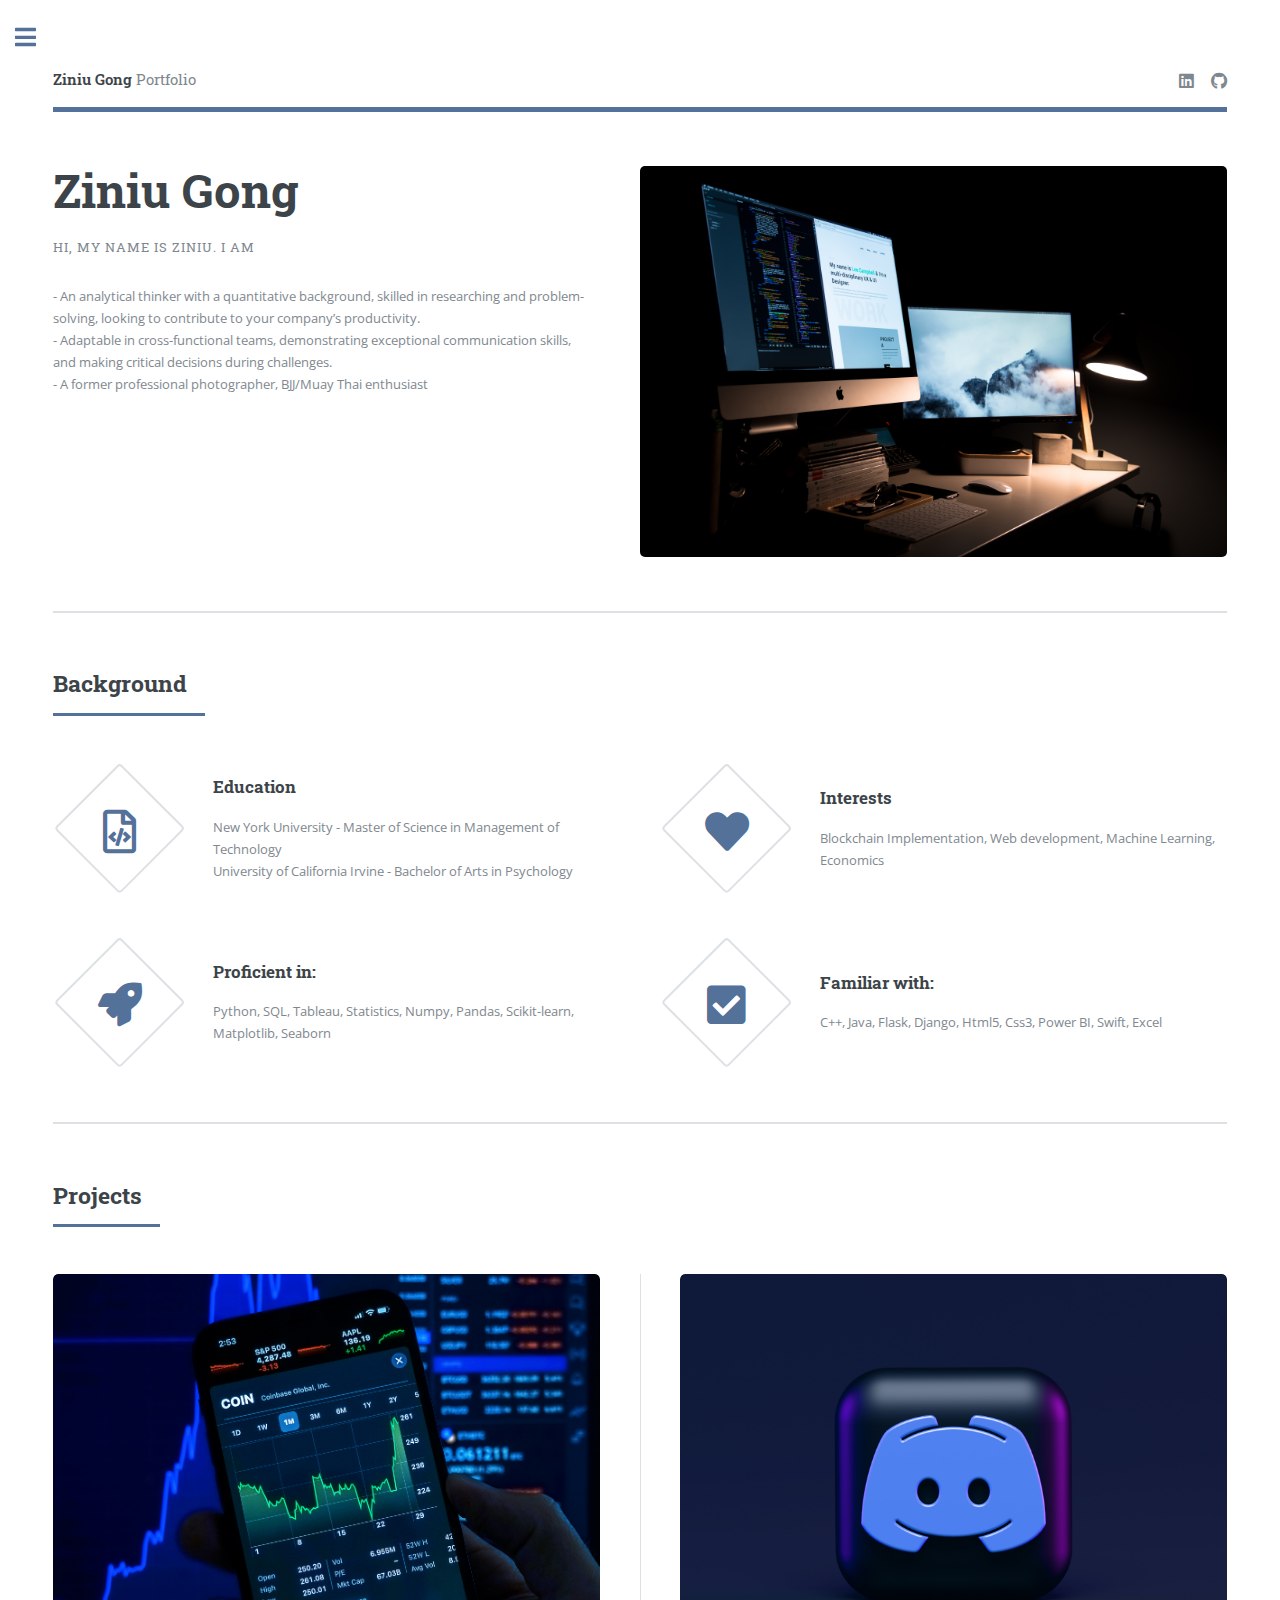
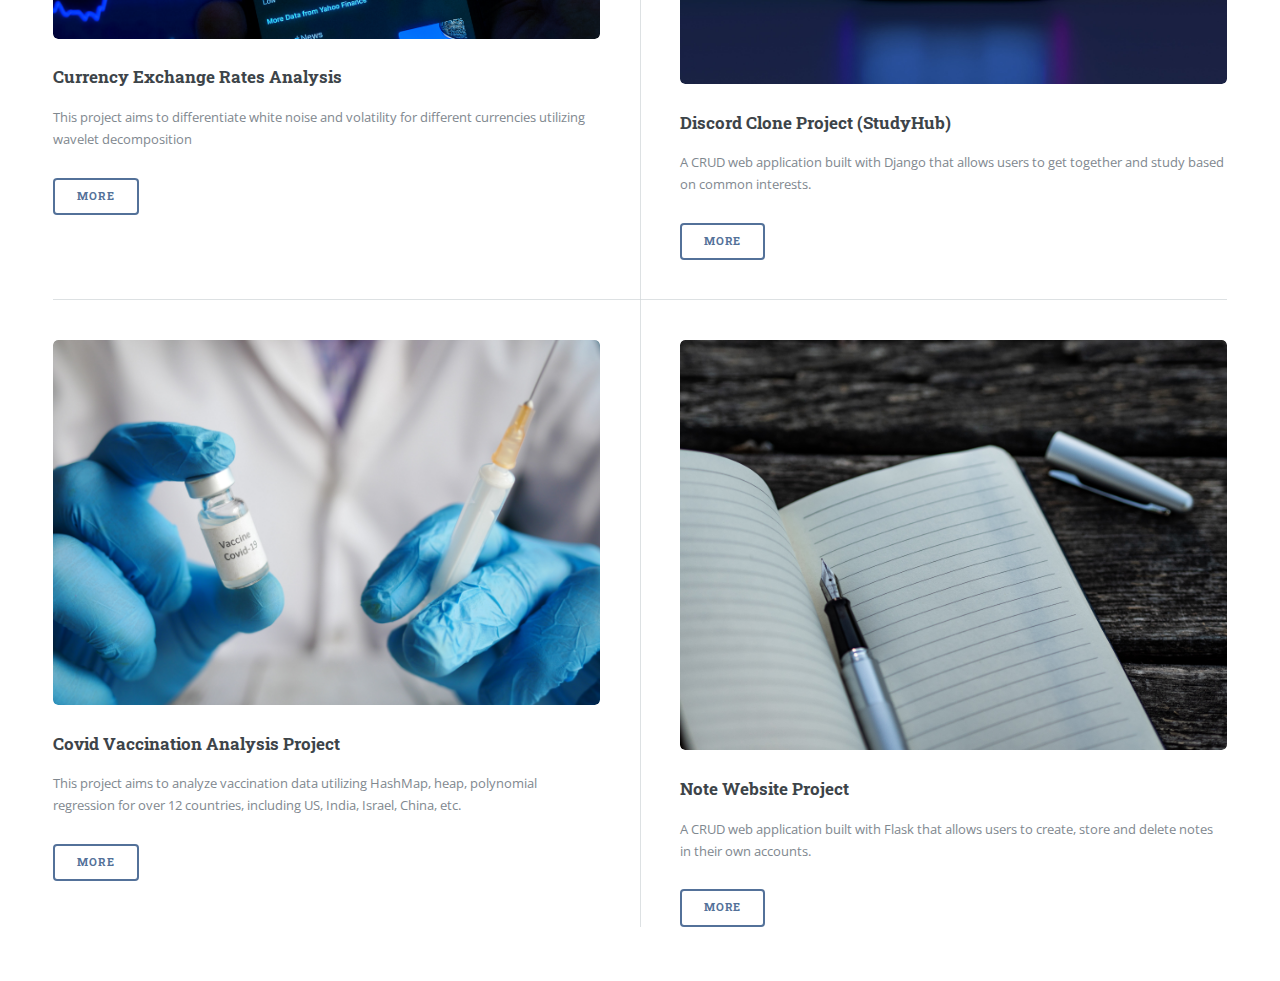
<file: index.html>
<!DOCTYPE HTML>
<!--
	Editorial by HTML5 UP
	html5up.net | @ajlkn
	Free for personal and commercial use under the CCA 3.0 license (html5up.net/license)
-->
<html>
	<head>
		<title>Ziniu Gong</title>
		<meta charset="utf-8" />
		<meta name="viewport" content="width=device-width, initial-scale=1, user-scalable=no" />
		<link rel="stylesheet" href="assets/css/main.css" />
	</head>
	<body class="is-preload">

		<!-- Wrapper -->
			<div id="wrapper">

				<!-- Main -->
					<div id="main">
						<div class="inner">

							<!-- Header -->
								<header id="header">
									<a href="index.html" class="logo"><strong>Ziniu Gong</strong> Portfolio</a>
									<ul class="icons">

										<li><a href="https://www.linkedin.com/in/ziniu-gong-78813a186/" class="icon brands fa-linkedin"><span class="label">LinkedIn</span></a></li>
										<li><a href="https://github.com/gongzn" class="icon brands fa-github"><span class="label">Github</span></a></li>

									</ul>
								</header>

							<!-- Banner -->
								<section id="banner">
									<div class="content">
										<header>
											<h1>Ziniu Gong<br />
											</h1>
											<p>Hi, my name is Ziniu. I am</p>
										</header>
										<p>- An analytical thinker with a quantitative background, skilled in researching and problem-solving, looking to contribute to your company’s productivity.<br />
											- Adaptable in cross-functional teams, demonstrating exceptional communication skills, and making critical decisions during challenges. <br />
											- A former professional photographer, BJJ/Muay Thai enthusiast
											

										</p>
										<!-- <ul class="actions">
											<li><a href="#" class="button big">Projects</a></li>
										</ul> -->
									</div>
									<span class="image object">
										<img src="images/sub.jpg" alt="" />
									</span>
								</section>

							<!-- Section -->
								<section>
									<header class="major">
										<h2>Background</h2>
									</header>
									<div class="features">
										<article>
											<span class="icon fa-file-code"></span>
											<div class="content">
												<h3>Education</h3>
												<p>
													New York University - Master of Science in Management of Technology<br/>
													University of California Irvine - Bachelor of Arts in Psychology
												</p>
											</div>
										</article>
										<article>
											<span class="icon solid fa-heart"></span>
											<div class="content">
												<h3>Interests</h3>
												<p>Blockchain Implementation, Web development, Machine Learning, Economics</p>
											</div>
										</article>
										<article>
											<span class="icon solid fa-rocket"></span>
											<div class="content">
												<h3>Proficient in:</h3>
												<p>Python, SQL, Tableau, Statistics, Numpy, Pandas, Scikit-learn, Matplotlib, Seaborn </p>
											</div>
										</article>
										<article>
											<span class="icon solid fa-check-square"></span>
											<div class="content">
												<h3>Familiar with:</h3>
												<p>C++, Java, Flask, Django, Html5, Css3, Power BI, Swift, Excel</p>
											</div>
										</article>
									</div>
								</section>

							<!-- Section -->
								<section>
									<header class="major">
										<h2>Projects</h2>
									</header>
									<div class="posts">
										<article>
											<a href="project_fin.html" class="image"><img src="images/finance.jpg" alt="" /></a>
											<h3>Currency Exchange Rates Analysis</h3>
											<p>This project aims to differentiate white noise and volatility for different currencies utilizing wavelet decomposition</p>			
											<ul class="actions">
												<li><a href="project_fin.html" class="button">More</a></li>
											</ul>
										</article>
										<article>
											<a href="project_dis.html" class="image"><img src="images/dis.jpg" alt="" /></a>
											<h3>Discord Clone Project (StudyHub)</h3>
											<p>A CRUD web application built with Django that allows users to get together and study based on common interests.
												<ul class="actions">
												<li><a href="project_dis.html" class="button">More</a></li>
											</ul>
										</article>
										<article>
											<a href="project_vac.html" class="image"><img src="images/vac.jpg" alt="" /></a>
											<h3>Covid Vaccination Analysis Project</h3>
											<p>This project aims to analyze vaccination data utilizing HashMap, heap, polynomial regression for over 12 countries, including US, India, Israel, China, etc. 
												<ul class="actions">
												<li><a href="project_vac.html" class="button">More</a></li>
											</ul>
										</article>
										<article>
											<a href="project_note.html" class="image"><img src="images/note.jpg" alt="" /></a>
											<h3>Note Website Project</h3>
											<p>A CRUD web application built with Flask that allows users to create, store and delete notes in their own accounts.
											</p>
											<ul class="actions">
												<li><a href="project_note.html" class="button">More</a></li>
											</ul>
										</article>
										
									</div>
								</section>

						</div>
					</div>

				<!-- Sidebar -->
					<div id="sidebar">
						<div class="inner">

							<!-- Search -->
								<!-- <section id="search" class="alt">
									<form method="post" action="#">
										<input type="text" name="query" id="query" placeholder="Search" />
									</form>
								</section> -->

							<!-- Menu -->
								<nav id="menu">
									<header class="major">
										<h2>Menu</h2>
									</header>
									<ul>
										<li><a href="index.html">Homepage</a></li>
										<!-- <li><a href="projects.html">Data Analytics</a></li> -->
										<!-- <li><a href="elements.html">Elements</a></li> -->
										<li>
											<span class="opener">Data Analytics Projects</span>
											<ul>
												<li><a href="project_fin.html">Currency Exchange Rates Analysis</a></li>
												<li><a href="project_vac.html">Covid Vaccination Analysis Project</a></li>
											</ul>
										</li>
										<li>
											<span class="opener">Data visualization (Tableau)</span>
											<ul>
												<li><a href="project_rev.html">Company Revenue Analysis</a></li>
												<li><a href="project_nba.html">Analysis of Modern NBA Trends</a></li>
											</ul>
										</li>

										<li>
											<span class="opener">Web Development Projects</span>
											<ul>
												<li><a href="project_note.html">To-do Website</a></li>
												<li><a href="project_dis.html">Discord Clone Project (StudyHub)</a></li>
											</ul>
										</li>
										<!-- <li><a href="#">Maximus Erat</a></li> -->
									</ul>
								</nav>

							<!-- Section -->
								

							<!-- Section -->
								<section>
									<header class="major">
										<h2>Contact</h2>
									</header>
									<p>Please shoot me an Email if there's any questions!</p>
									<ul class="contact">
										<li class="icon solid fa-envelope"><a href="#">gongzn15@gmail.com</a></li>
										<li class="icon solid fa-phone">(408) 628-8946</li>
										<li class="icon solid fa-home">
										Brooklyn, NY</li>
									</ul>
								</section>

							<!-- Footer -->
								<footer id="footer">
									<p class="copyright">&copy; Design: <a href="https://html5up.net">HTML5 UP</a>.</p>
								</footer>

						</div>
					</div>

			</div>

		<!-- Scripts -->
			<script src="assets/js/jquery.min.js"></script>
			<script src="assets/js/browser.min.js"></script>
			<script src="assets/js/breakpoints.min.js"></script>
			<script src="assets/js/util.js"></script>
			<script src="assets/js/main.js"></script>

	</body>
</html>
</file>
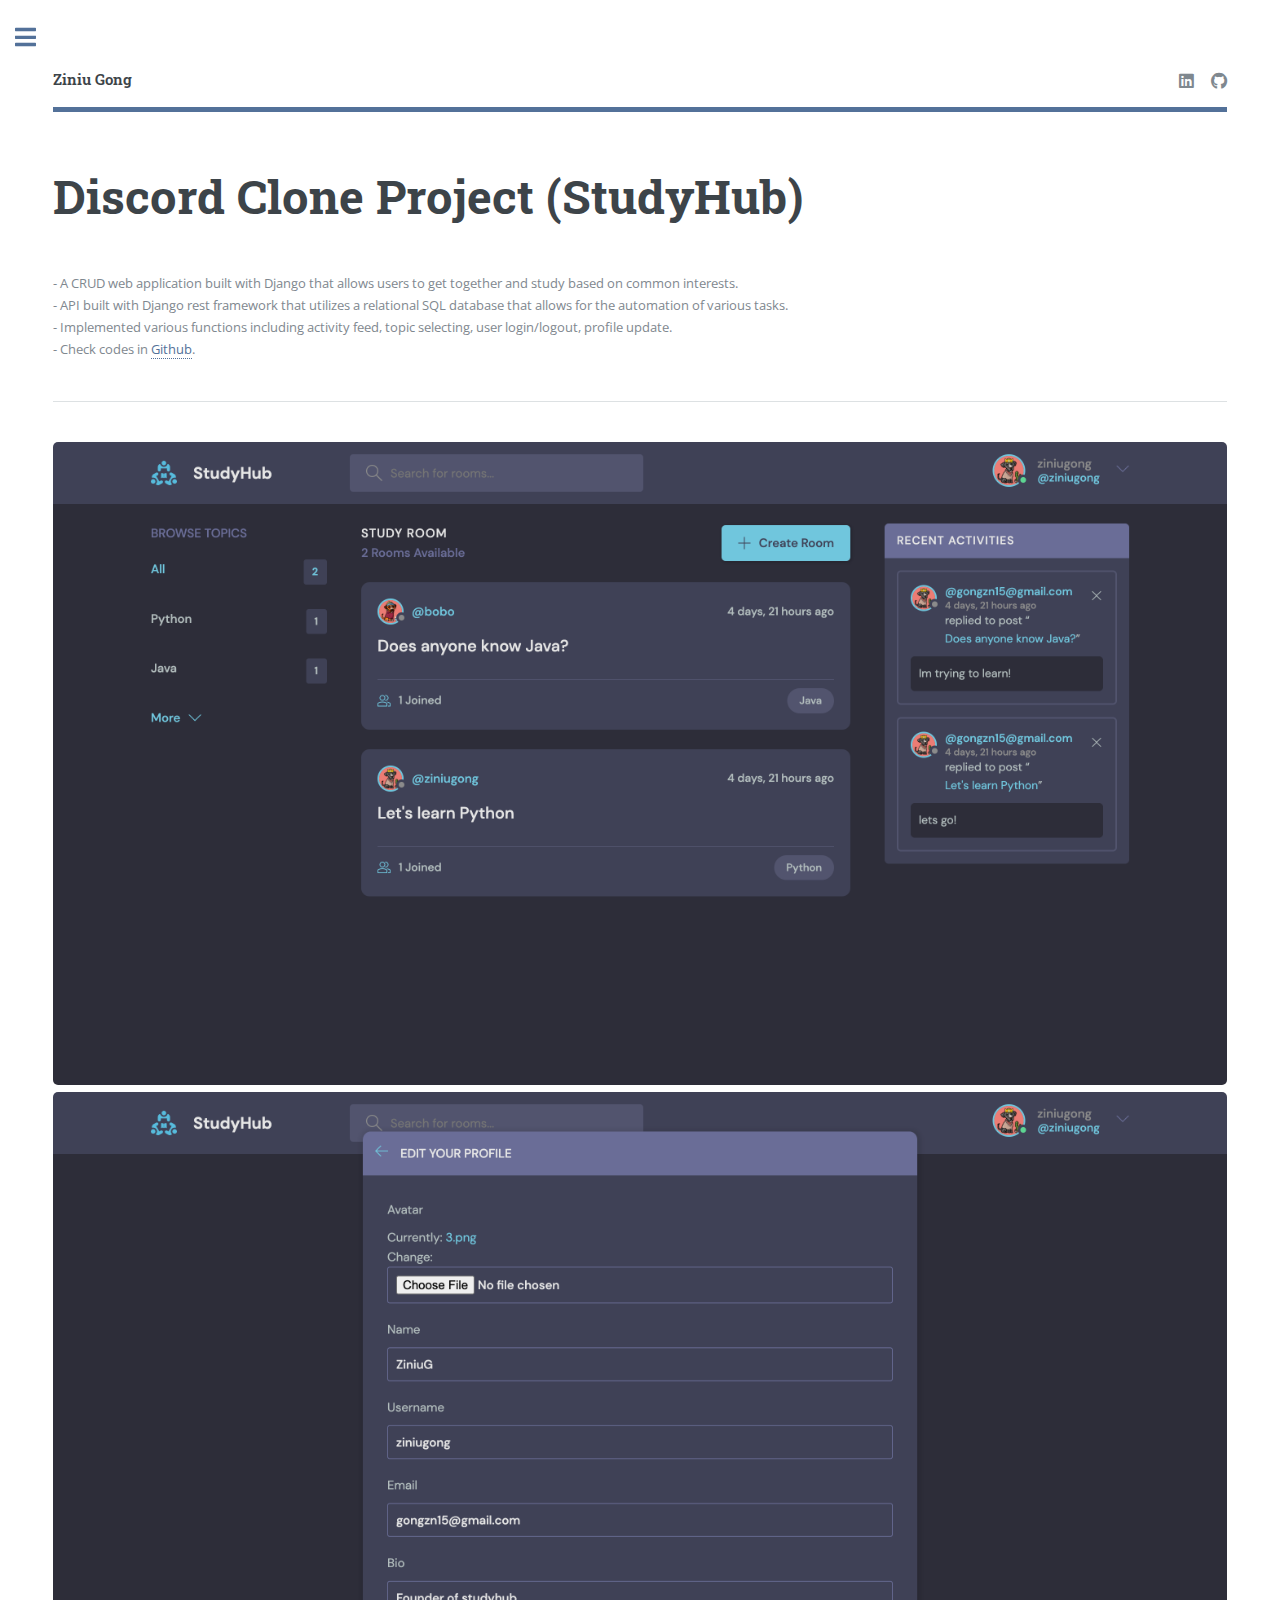
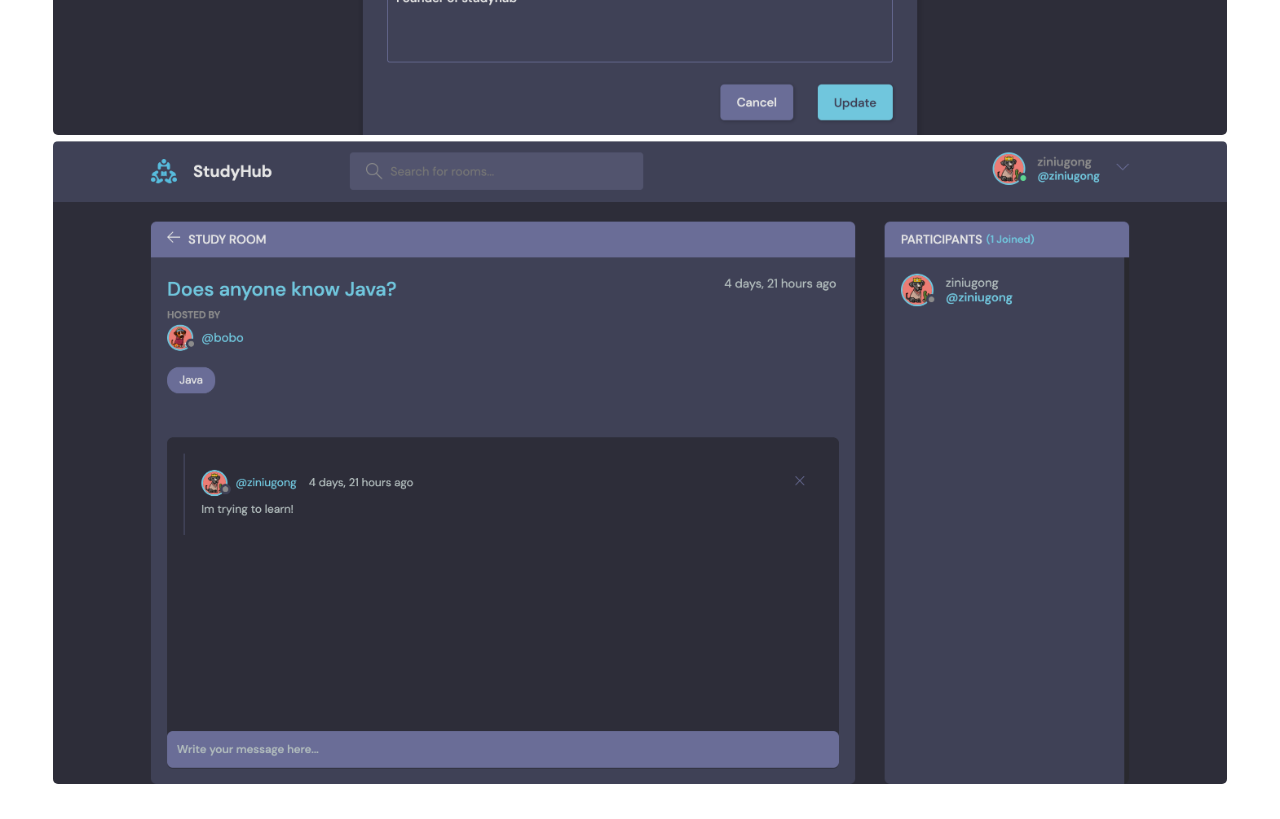
<file: project_dis.html>
<!DOCTYPE HTML>
<!--
	Editorial by HTML5 UP
	html5up.net | @ajlkn
	Free for personal and commercial use under the CCA 3.0 license (html5up.net/license)
-->
<html>
	<head>
		<title>Ziniu Gong Portfolio</title>
		<meta charset="utf-8" />
		<meta name="viewport" content="width=device-width, initial-scale=1, user-scalable=no" />
		<link rel="stylesheet" href="assets/css/main.css" />
	</head>
	<body class="is-preload">

		<!-- Wrapper -->
			<div id="wrapper">

				<!-- Main -->
					<div id="main">
						<div class="inner">

							<!-- Header -->
								<header id="header">
									<a href="index.html" class="logo"><strong>Ziniu Gong</strong></a>
									<ul class="icons">
										<li><a href="https://www.linkedin.com/in/ziniu-gong-78813a186/" class="icon brands fa-linkedin"><span class="label">LinkedIn</span></a></li>
										<li><a href="https://github.com/gongzn" class="icon brands fa-github"><span class="label">Github</span></a></li>
									</ul>
								</header>

							<!-- Content -->
								<section>
									<header class="main">
										<h1>Discord Clone Project (StudyHub)</h1>
									</header>
									<p>- A CRUD web application built with Django that allows users to get together and study based on common interests.<br/>
									- API built with Django rest framework that utilizes a relational SQL database that allows for the automation of various tasks. <br/>
									- Implemented various functions including activity feed, topic selecting, user login/logout, profile update.<br/>
									- Check codes in <a href="https://github.com/gongzn/Discord_Clone_Project.git">Github</a>.

									</p>			
									<hr class="major" />

									<span class="image main"><img src="images/dis1.png" alt="" /></span>
									<span class="image main"><img src="images/dis2.png" alt="" /></span>
									<span class="image main"><img src="images/dis3.png" alt="" /></span>
												
									
									

									
									
								</section>

						</div>
					</div>

				<!-- Sidebar -->
					<div id="sidebar">
						<div class="inner">
							
							<nav id="menu">
								<header class="major">
									<h2>Menu</h2>
								</header>
								<ul>
									<li><a href="index.html">Homepage</a></li>
									<!-- <li><a href="projects.html">Data Analytics</a></li> -->
									<!-- <li><a href="elements.html">Elements</a></li> -->
									<li>
										<span class="opener">Data Analytics Projects</span>
										<ul>
											<li><a href="project_fin.html">Currency Exchange Rates Analysis</a></li>
											<li><a href="project_vac.html">Covid Vaccination Analysis Project</a></li>
										</ul>
									</li>
									<li>
										<span class="opener">Data visualization (Tableau)</span>
										<ul>
											<li><a href="project_rev.html">Company Revenue Analysis</a></li>
											<li><a href="project_nba.html">Analysis of Modern NBA Trends</a></li>
										</ul>
									</li>

									<li>
										<span class="opener">Web Development Projects</span>
										<ul>
											<li><a href="project_note.html">To-do Website</a></li>
											<li><a href="project_dis.html">Discord Clone Project (StudyHub)</a></li>
										</ul>
									</li>
									<!-- <li><a href="#">Maximus Erat</a></li> -->
								</ul>
							</nav>
			

							<!-- Section -->
							<section>
								<header class="major">
									<h2>Other Projects</h2>
								</header>
								<div class="mini-posts">
									<article>
										<h3>Currency Exchange Rates Analysis</h3>
										<a href="project_fin.html" class="image"><img src="images/finance.jpg" alt="" /></a>
										<p>This project aims to differentiate white noise and volatility for different currencies utilizing wavelet decomposition</p>
									</article>
									
									<article>
										<h3>Covid Vaccination Analysis Project </h3>
										<a href="project_vac.html" class="image"><img src="images/vac.jpg" alt="" /></a>
										<p>This project aims to analyze vaccination data utilizing HashMap, heap, polynomial regression for over 12 countries, including US, India, Israel, China, etc. 
										</p>
									</article>
									<article>
										<h3>To-do Web Project </h3>
										<a href="project_note.html" class="image"><img src="images/note.jpg" alt="" /></a>
										<p>A CRUD web application built with Flask that allows users to create, store and delete notes in their own accounts.

										</p>
									</article>
								</div>
								<ul class="actions">
									<li><a href="#" class="button">More</a></li>
								</ul>
							</section>

							<!-- Section -->
							<section>
								<header class="major">
									<h2>Contact</h2>
								</header>
								<p>Please shoot me an Email if there's any questions!</p>
								<ul class="contact">
									<li class="icon solid fa-envelope"><a href="#">gongzn15@gmail.com</a></li>
									<li class="icon solid fa-phone">(408) 628-8946</li>
									<li class="icon solid fa-home">
									Brooklyn, NY</li>
								</ul>
							</section>

							<!-- Footer -->
							<footer id="footer">
								<p class="copyright">&copy; Design: <a href="https://html5up.net">HTML5 UP</a>.</p>
							</footer>
						</div>
					</div>

			</div>

		<!-- Scripts -->
			<script src="assets/js/jquery.min.js"></script>
			<script src="assets/js/browser.min.js"></script>
			<script src="assets/js/breakpoints.min.js"></script>
			<script src="assets/js/util.js"></script>
			<script src="assets/js/main.js"></script>

	</body>
</html>
</file>
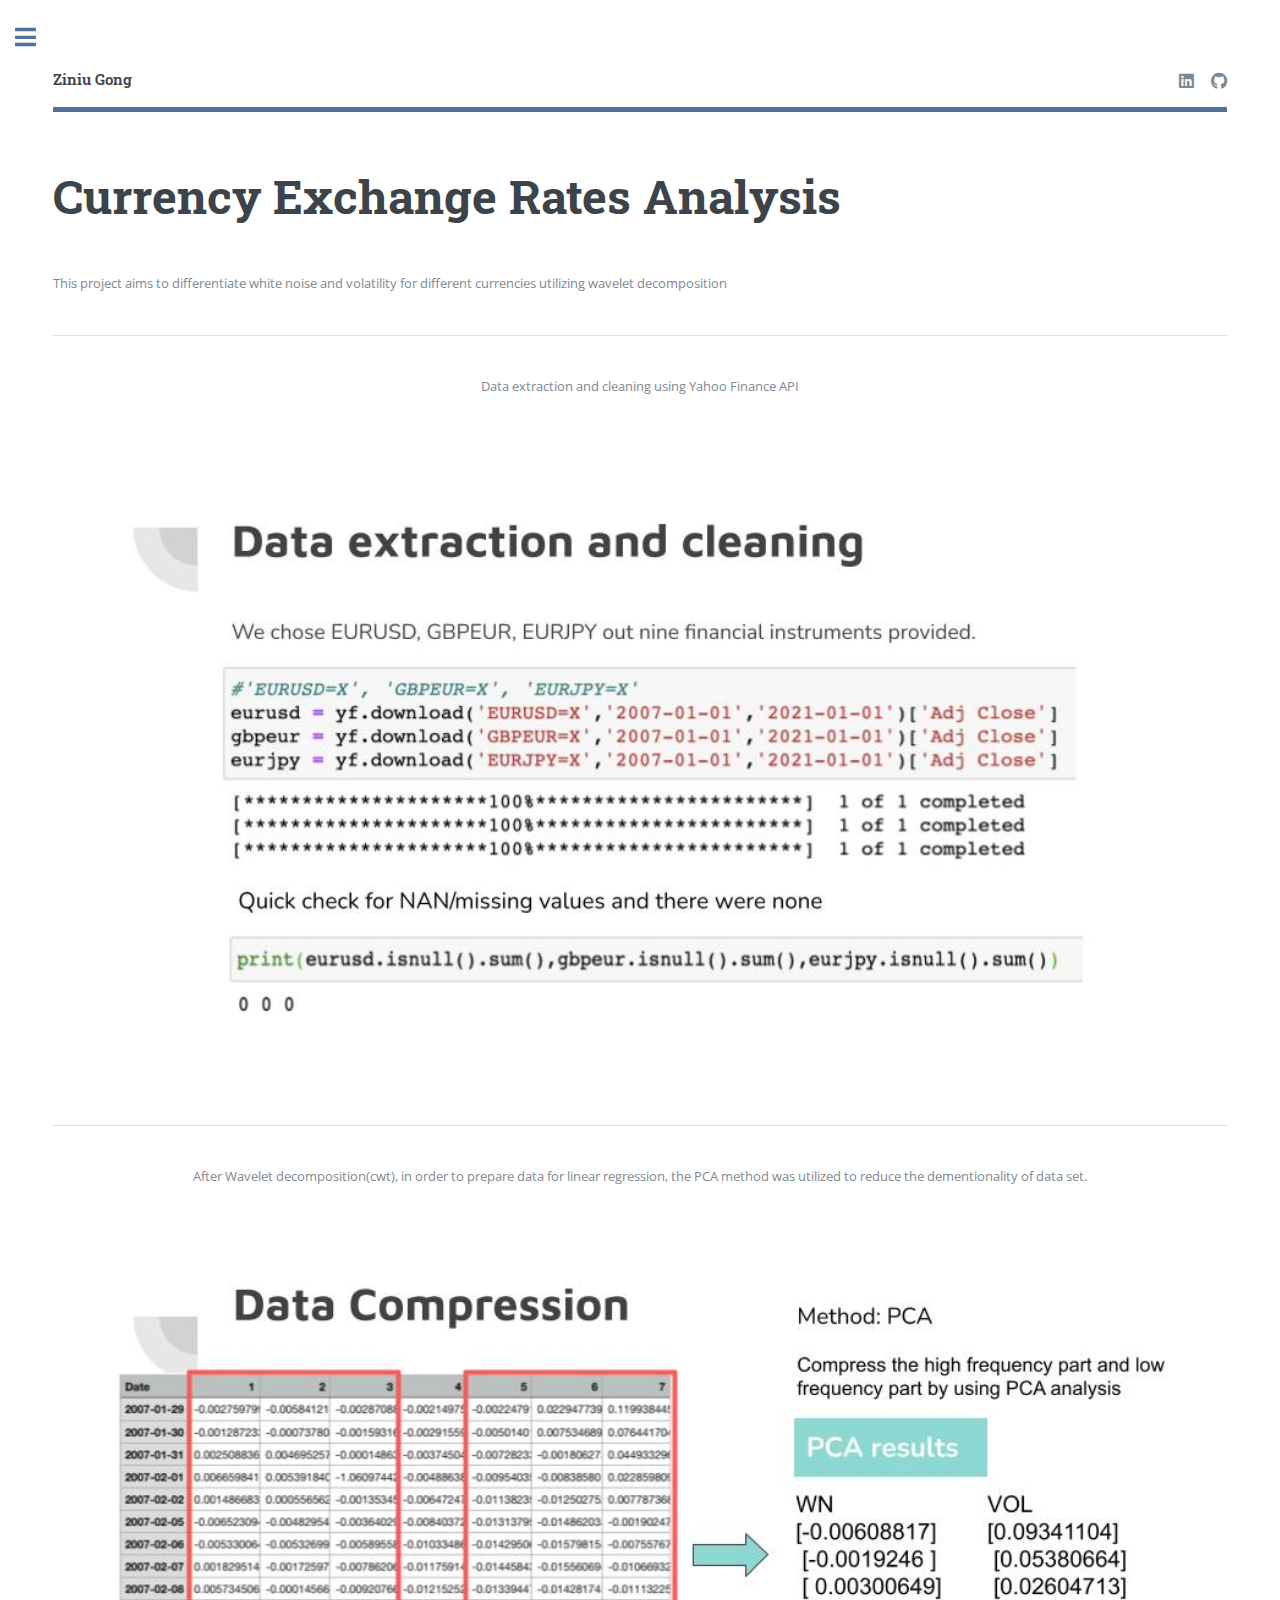
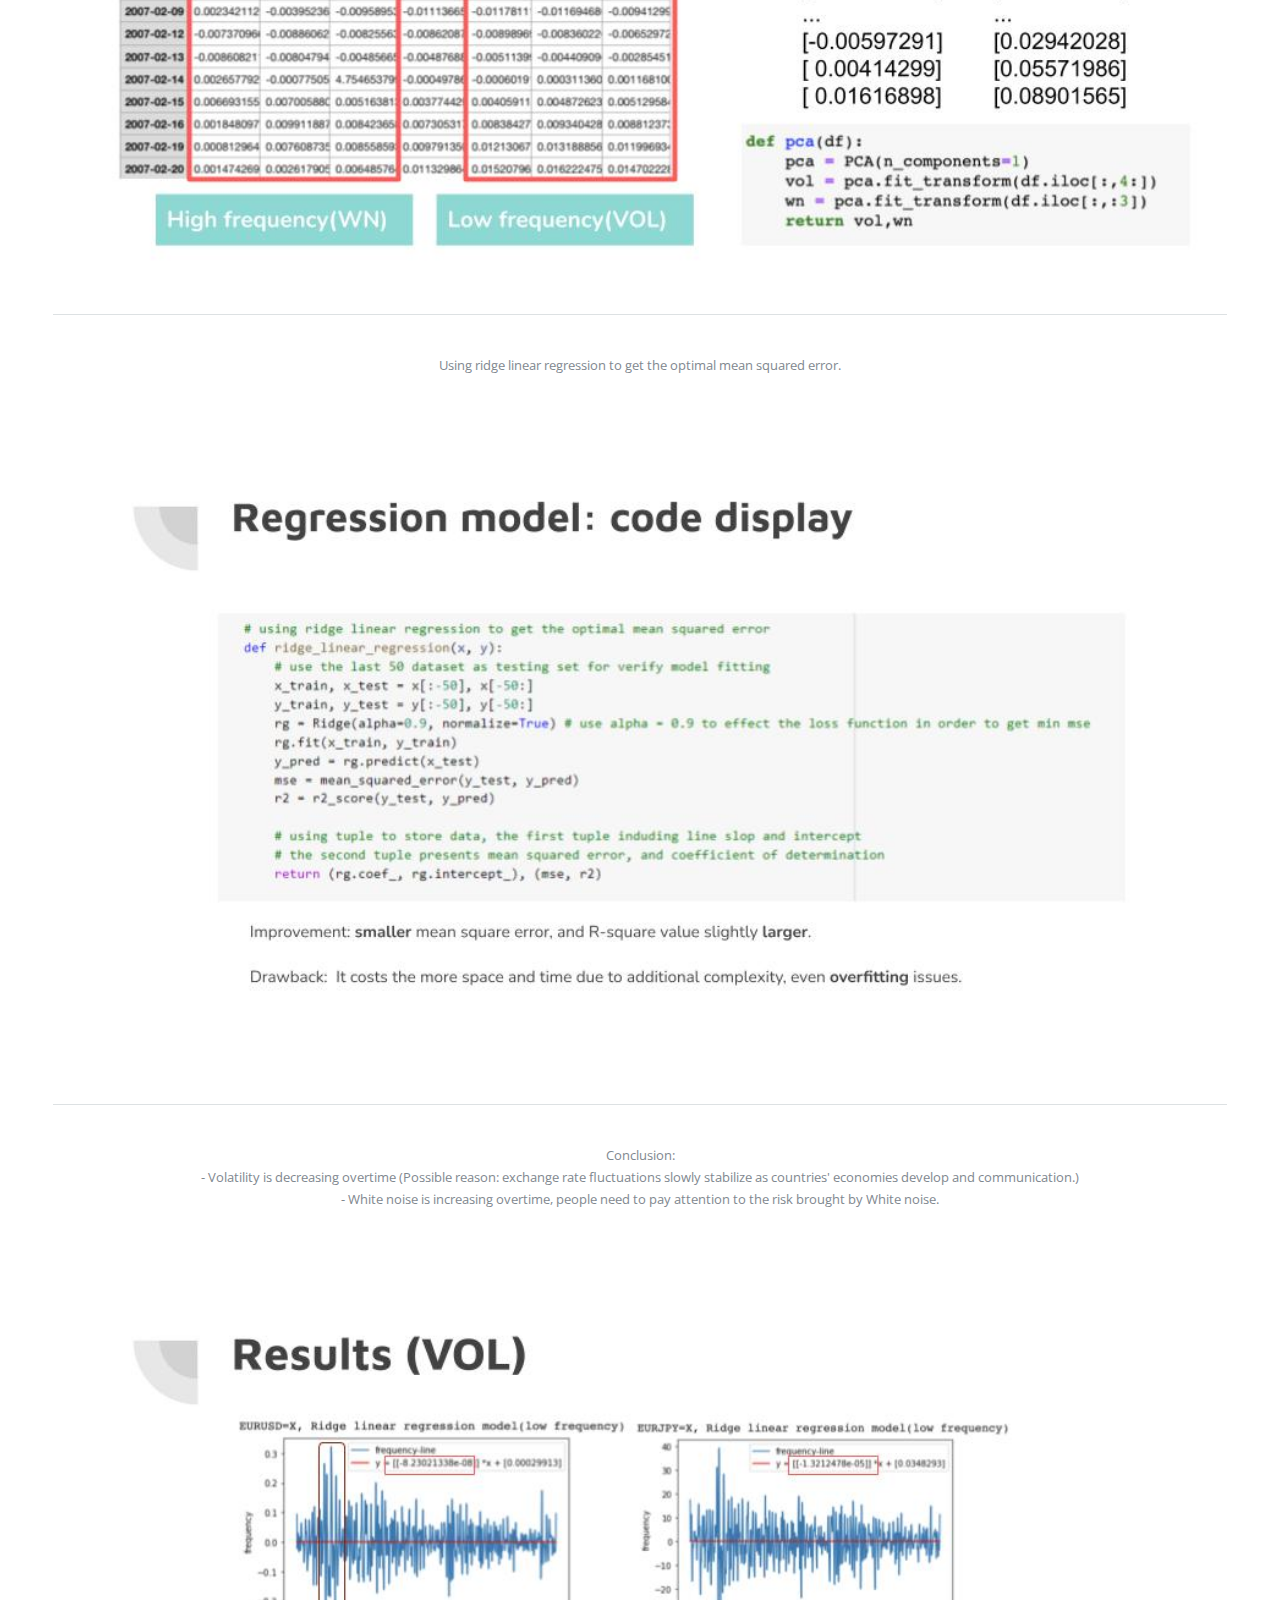
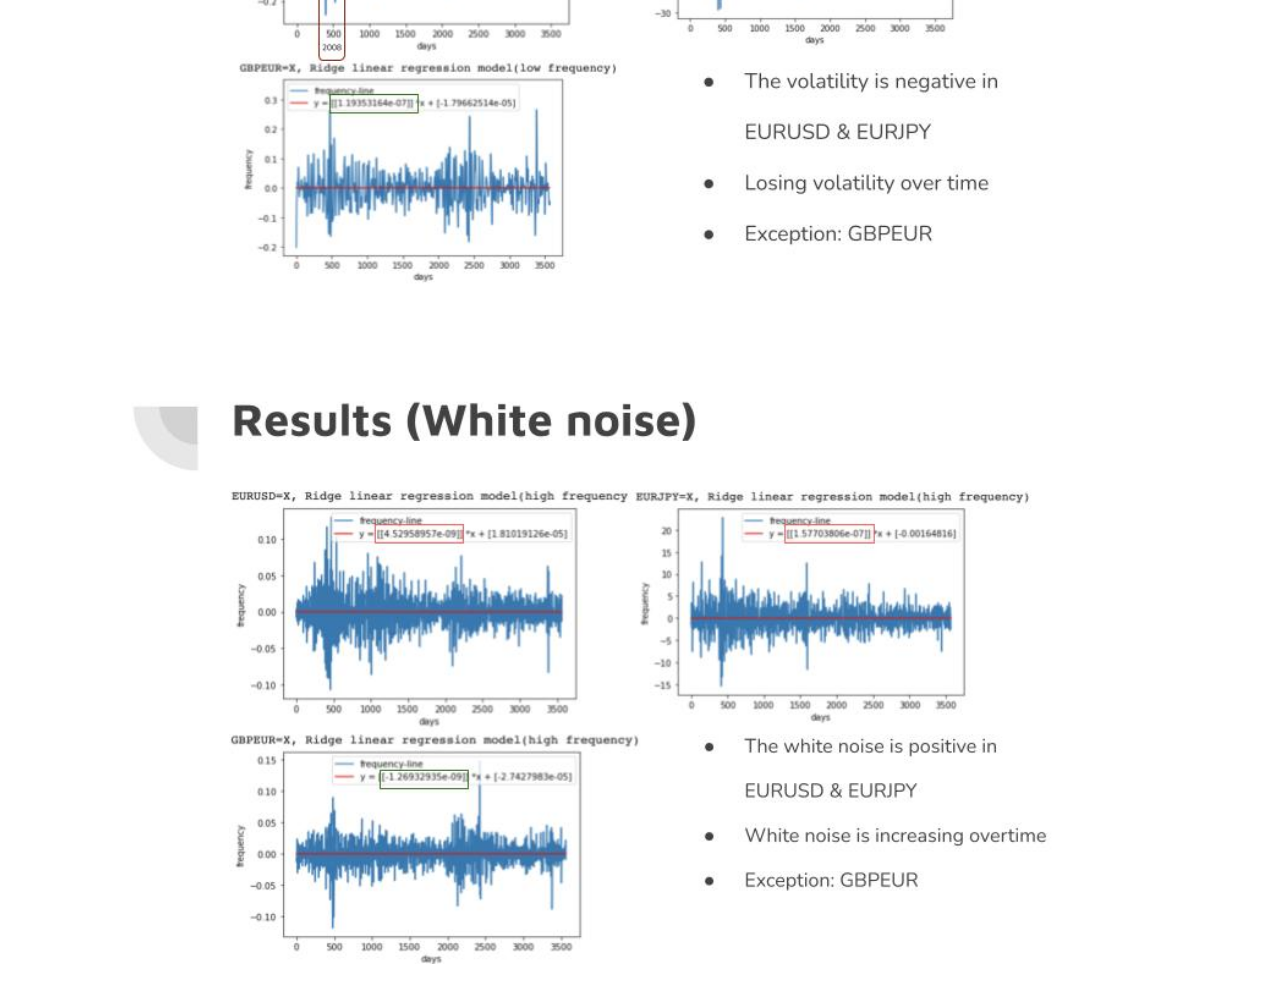
<file: project_fin.html>
<!DOCTYPE HTML>
<!--
	Editorial by HTML5 UP
	html5up.net | @ajlkn
	Free for personal and commercial use under the CCA 3.0 license (html5up.net/license)
-->
<html>
	<head>
		<title>Ziniu Gong Portfolio</title>
		<meta charset="utf-8" />
		<meta name="viewport" content="width=device-width, initial-scale=1, user-scalable=no" />
		<link rel="stylesheet" href="assets/css/main.css" />
	</head>
	<body class="is-preload">

		<!-- Wrapper -->
			<div id="wrapper">

				<!-- Main -->
					<div id="main">
						<div class="inner">

							<!-- Header -->
								<header id="header">
									<a href="index.html" class="logo"><strong>Ziniu Gong</strong></a>
									<ul class="icons">
										<li><a href="https://www.linkedin.com/in/ziniu-gong-78813a186/" class="icon brands fa-linkedin"><span class="label">LinkedIn</span></a></li>
										<li><a href="https://github.com/gongzn" class="icon brands fa-github"><span class="label">Github</span></a></li>
									</ul>
								</header>

							<!-- Content -->
								<section>
									<header class="main">
										<h1>Currency Exchange Rates Analysis</h1>
									</header>
									<p>This project aims to differentiate white noise and volatility for different currencies utilizing wavelet decomposition</p>			
									<hr class="major" />

									<p style="text-align: center;">Data extraction and cleaning using Yahoo Finance API</p>
									<span class="image main"><img src="images/fin0.jpg" alt="" /></span>
									<hr class="major" />

									<p style="text-align: center;">After Wavelet decomposition(cwt), in order to prepare data for linear regression, 
										the PCA method was utilized to reduce the dementionality of data set.</p>
									
									<span class="image main"><img src="images/fin1.jpg" alt="" /></span>
									<hr class="major" />

									<p style="text-align: center;">Using ridge linear regression to get the optimal mean squared error.</p>
									
									<span class="image main"><img src="images/fin2.jpg" alt="" /></span>
									<hr class="major" />
									
									<p style="text-align: center;">
										Conclusion:<br/>
										- Volatility is decreasing overtime (Possible reason: exchange rate fluctuations slowly stabilize as countries' economies develop and communication.)<br/>
										- White noise is increasing overtime, people need to pay attention to the risk brought by White noise.</p>
																
									<span class="image main"><img src="images/fin3.jpg" alt="" /></span>
									<span class="image main"><img src="images/fin4.jpg" alt="" /></span>
									
									
									

									
									
								</section>

						</div>
					</div>

				<!-- Sidebar -->
					<div id="sidebar">
						<div class="inner">

						
							<!-- Menu -->
							<nav id="menu">
								<header class="major">
									<h2>Menu</h2>
								</header>
								<ul>
									<li><a href="index.html">Homepage</a></li>
									<!-- <li><a href="projects.html">Data Analytics</a></li> -->
									<!-- <li><a href="elements.html">Elements</a></li> -->
									<li>
										<span class="opener">Data Analytics Projects</span>
										<ul>
											<li><a href="project_fin.html">Currency Exchange Rates Analysis</a></li>
											<li><a href="project_vac.html">Covid Vaccination Analysis Project</a></li>
										</ul>
									</li>
									<li>
										<span class="opener">Data visualization (Tableau)</span>
										<ul>
											<li><a href="project_rev.html">Company Revenue Analysis</a></li>
											<li><a href="project_nba.html">Analysis of Modern NBA Trends</a></li>
										</ul>
									</li>

									<li>
										<span class="opener">Web Development Projects</span>
										<ul>
											<li><a href="project_note.html">To-do Website</a></li>
											<li><a href="project_dis.html">Discord Clone Project (StudyHub)</a></li>
										</ul>
									</li>
									<!-- <li><a href="#">Maximus Erat</a></li> -->
								</ul>
							</nav>

							<!-- Section -->
							<section>
								<header class="major">
									<h2>Other Projects</h2>
								</header>
								<div class="mini-posts">
									
									<article>
										<h3>Discord Clone Project (StudyHub)</h3>
										<a href="project_dis.html" class="image"><img src="images/dis.jpg" alt="" /></a>
										<p>A CRUD web application built with Django that allows users to get together and study based on common interests.
										</p>
									</article>
									<article>
										<h3>Covid Vaccination Analysis Project </h3>
										<a href="project_vac.html" class="image"><img src="images/vac.jpg" alt="" /></a>
										<p>This project aims to analyze vaccination data utilizing HashMap, heap, polynomial regression for over 12 countries, including US, India, Israel, China, etc. 
										</p>
									</article>
									<article>
										<h3>To-do Web Project </h3>
										<a href="project_note.html" class="image"><img src="images/note.jpg" alt="" /></a>
										<p>A CRUD web application built with Flask that allows users to create, store and delete notes in their own accounts.

										</p>
									</article>
								</div>
								<ul class="actions">
									<li><a href="#" class="button">More</a></li>
								</ul>
							</section>

							<!-- Section -->
							<section>
								<header class="major">
									<h2>Contact</h2>
								</header>
								<p>Please shoot me an Email if there's any questions!</p>
								<ul class="contact">
									<li class="icon solid fa-envelope"><a href="#">gongzn15@gmail.com</a></li>
									<li class="icon solid fa-phone">(408) 628-8946</li>
									<li class="icon solid fa-home">
									Brooklyn, NY</li>
								</ul>
							</section>

							<!-- Footer -->
							<footer id="footer">
								<p class="copyright">&copy; Design: <a href="https://html5up.net">HTML5 UP</a>.</p>
							</footer>

						</div>
					</div>

			</div>

		<!-- Scripts -->
			<script src="assets/js/jquery.min.js"></script>
			<script src="assets/js/browser.min.js"></script>
			<script src="assets/js/breakpoints.min.js"></script>
			<script src="assets/js/util.js"></script>
			<script src="assets/js/main.js"></script>

	</body>
</html>
</file>
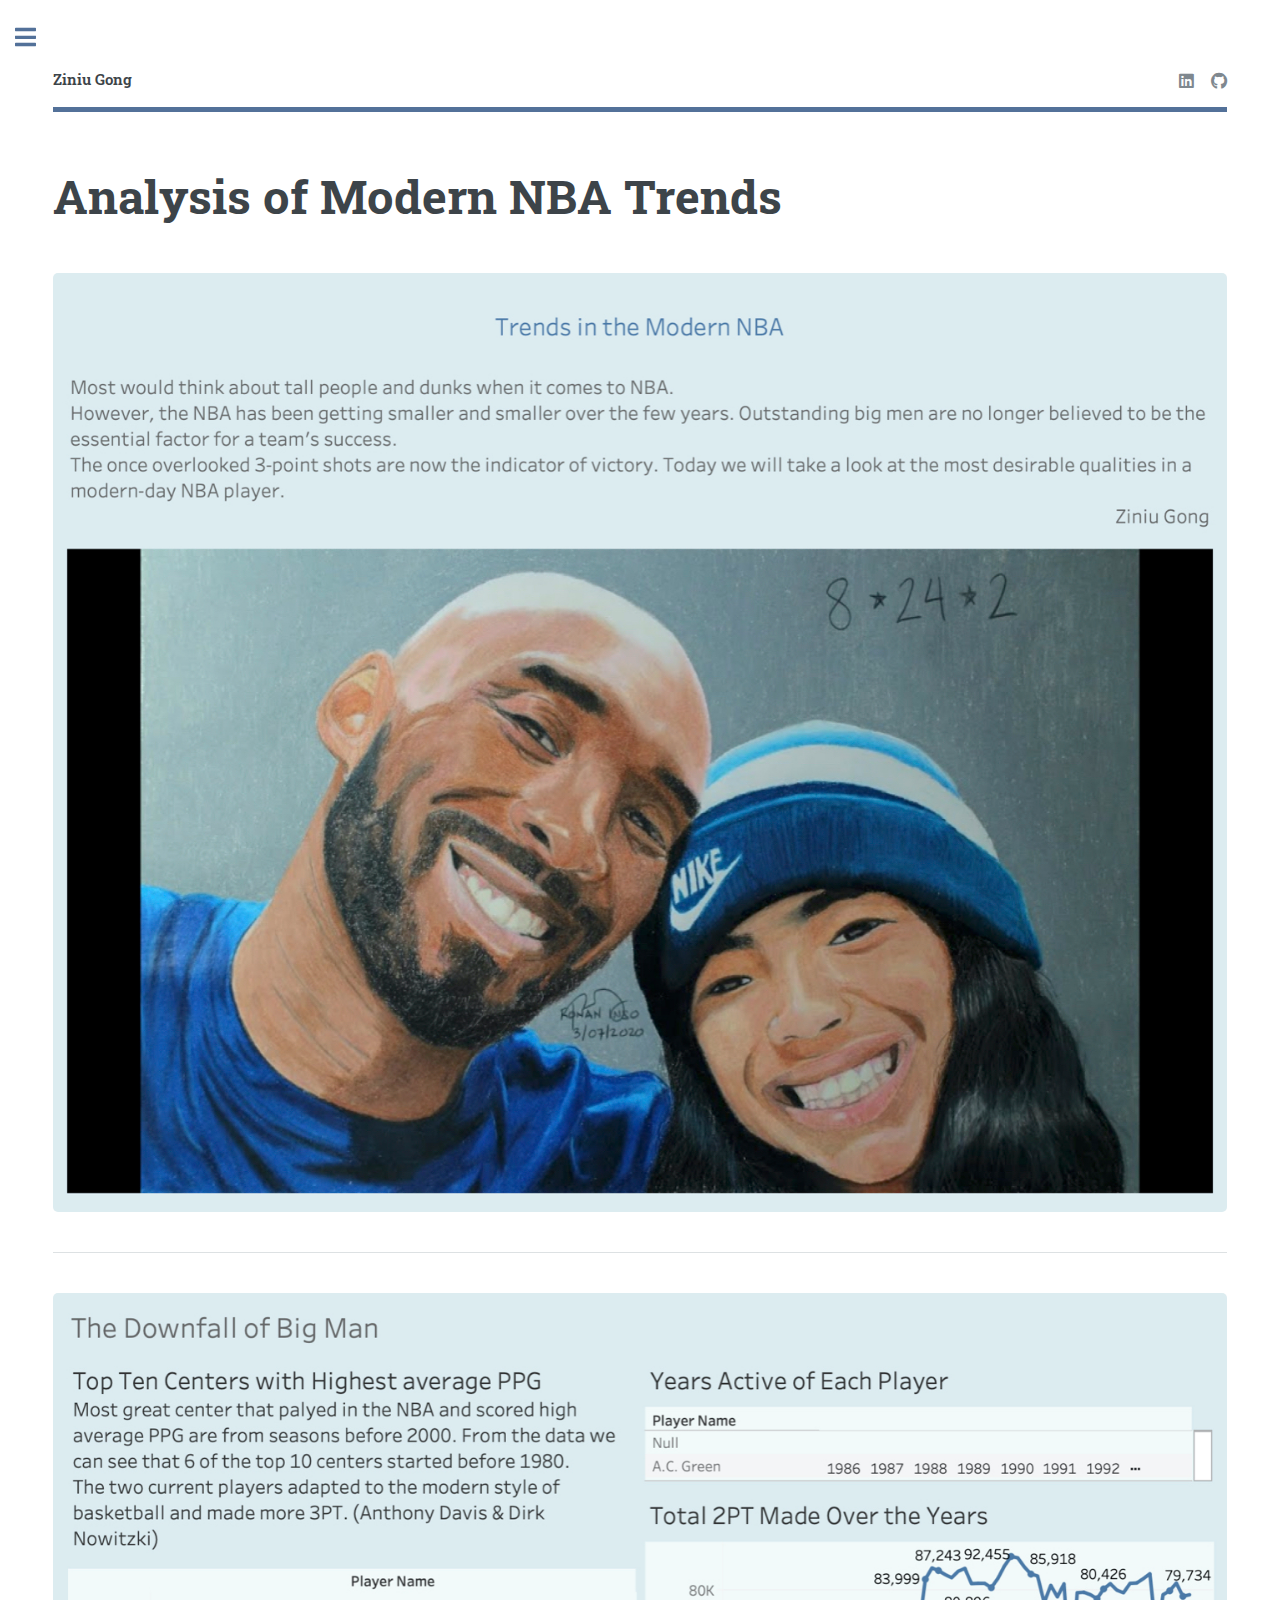
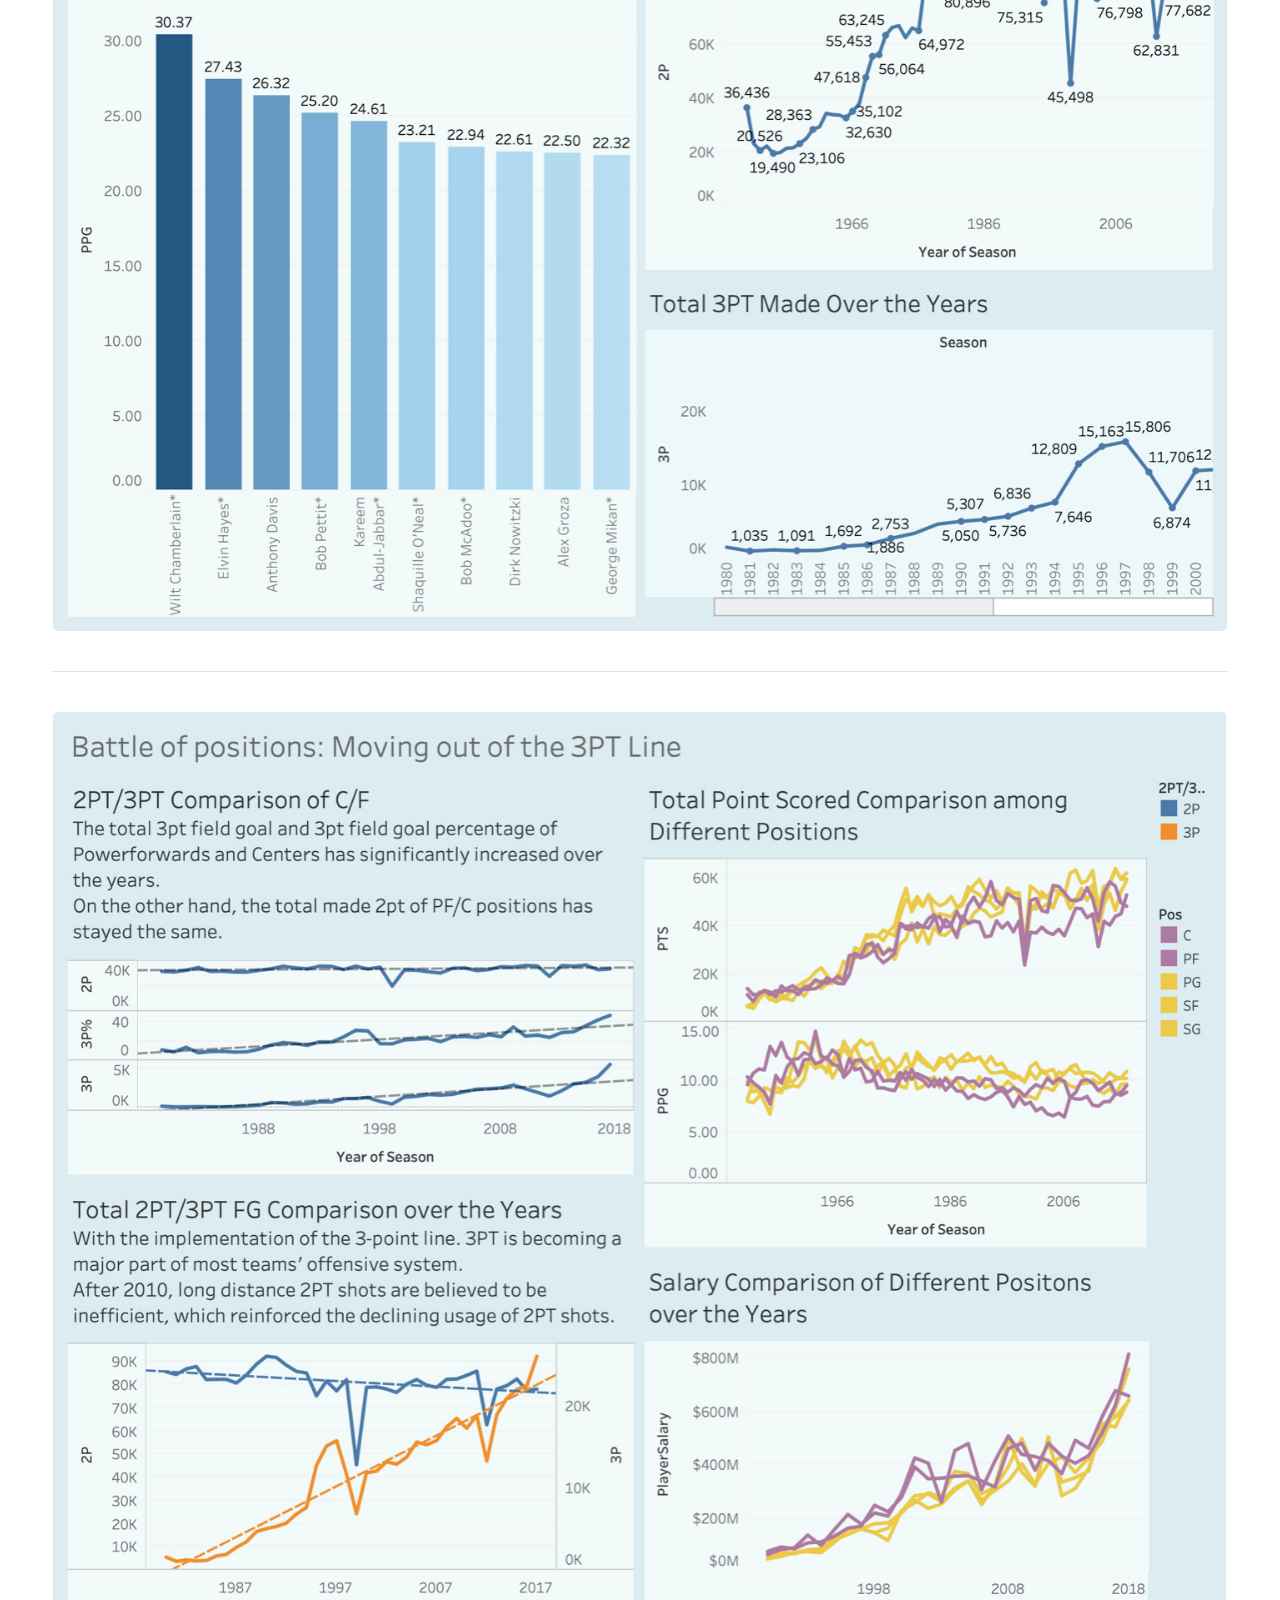
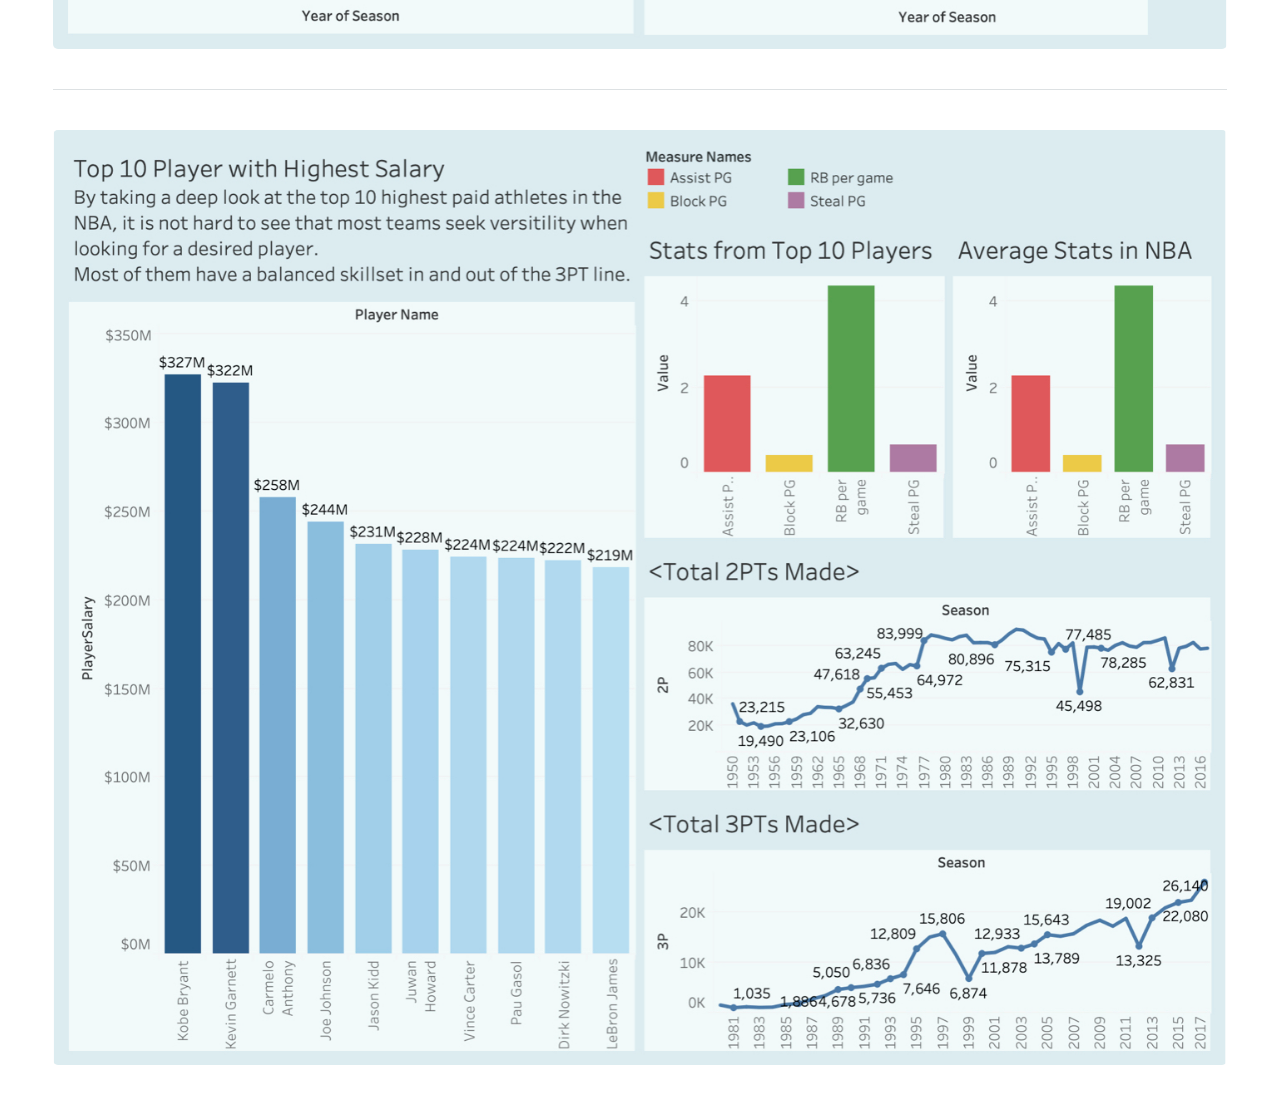
<file: project_nba.html>
<!DOCTYPE HTML>
<!--
	Editorial by HTML5 UP
	html5up.net | @ajlkn
	Free for personal and commercial use under the CCA 3.0 license (html5up.net/license)
-->
<html>
	<head>
		<title>Ziniu Gong Portfolio</title>
		<meta charset="utf-8" />
		<meta name="viewport" content="width=device-width, initial-scale=1, user-scalable=no" />
		<link rel="stylesheet" href="assets/css/main.css" />
	</head>
	<body class="is-preload">

		<!-- Wrapper -->
			<div id="wrapper">

				<!-- Main -->
					<div id="main">
						<div class="inner">

							<!-- Header -->
								<header id="header">
									<a href="index.html" class="logo"><strong>Ziniu Gong</strong></a>
									<ul class="icons">
										<li><a href="https://www.linkedin.com/in/ziniu-gong-78813a186/" class="icon brands fa-linkedin"><span class="label">LinkedIn</span></a></li>
										<li><a href="https://github.com/gongzn" class="icon brands fa-github"><span class="label">Github</span></a></li>
									</ul>
								</header>

							<!-- Content -->
								<section>
									<header class="main">
										<h1>Analysis of Modern NBA Trends</h1>
									</header>

									<span class="image main"><img src="images/nba_p1.jpg" alt="" /></span><hr class="major" />
									<span class="image main"><img src="images/nba_p2.jpg" alt="" /></span><hr class="major" />
									<span class="image main"><img src="images/nba_p3.jpg" alt="" /></span><hr class="major" />
									<span class="image main"><img src="images/nba_p4.jpg" alt="" /></span>
									
								</section>

						</div>
					</div>

				<!-- Sidebar -->
					<div id="sidebar">
						<div class="inner">

							

							<!-- Menu -->
							<nav id="menu">
								<header class="major">
									<h2>Menu</h2>
								</header>
								<ul>
									<li><a href="index.html">Homepage</a></li>
									<!-- <li><a href="projects.html">Data Analytics</a></li> -->
									<!-- <li><a href="elements.html">Elements</a></li> -->
									<li>
										<span class="opener">Data Analytics Projects</span>
										<ul>
											<li><a href="project_fin.html">Currency Exchange Rates Analysis</a></li>
											<li><a href="project_vac.html">Covid Vaccination Analysis Project</a></li>
										</ul>
									</li>
									<li>
										<span class="opener">Data visualization (Tableau)</span>
										<ul>
											<li><a href="project_rev.html">Company Revenue Analysis</a></li>
											<li><a href="project_nba.html">Analysis of Modern NBA Trends</a></li>
										</ul>
									</li>

									<li>
										<span class="opener">Web Development Projects</span>
										<ul>
											<li><a href="project_note.html">To-do Website</a></li>
											<li><a href="project_dis.html">Discord Clone Project (StudyHub)</a></li>
										</ul>
									</li>
									<!-- <li><a href="#">Maximus Erat</a></li> -->
								</ul>
							</nav>

							<!-- Section -->
							<section>
								<header class="major">
									<h2>Other Projects</h2>
								</header>
								<div class="mini-posts">
									<article>
										<h3>Currency Exchange Rates Analysis</h3>
										<a href="project_fin.html" class="image"><img src="images/finance.jpg" alt="" /></a>
										<p>This project aims to differentiate white noise and volatility for different currencies utilizing wavelet decomposition</p>
									</article>
									<article>
										<h3>Discord Clone Project (StudyHub)</h3>
										<a href="project_dis.html" class="image"><img src="images/dis.jpg" alt="" /></a>
										<p>A CRUD web application built with Django that allows users to get together and study based on common interests.
										</p>
									</article>
									<article>
										<h3>Covid Vaccination Analysis Project </h3>
										<a href="project_vac.html" class="image"><img src="images/vac.jpg" alt="" /></a>
										<p>This project aims to analyze vaccination data utilizing HashMap, heap, polynomial regression for over 12 countries, including US, India, Israel, China, etc. 
										</p>
									</article>
									<article>
										<h3>To-do Web Project </h3>
										<a href="project_note.html" class="image"><img src="images/note.jpg" alt="" /></a>
										<p>A CRUD web application built with Flask that allows users to create, store and delete notes in their own accounts.

										</p>
									</article>
								</div>
								<ul class="actions">
									<li><a href="#" class="button">More</a></li>
								</ul>
							</section>
								

							<!-- Section -->
							<section>
								<header class="major">
									<h2>Contact</h2>
								</header>
								<p>Please shoot me an Email if there's any questions!</p>
								<ul class="contact">
									<li class="icon solid fa-envelope"><a href="#">gongzn15@gmail.com</a></li>
									<li class="icon solid fa-phone">(408) 628-8946</li>
									<li class="icon solid fa-home">
									Brooklyn, NY</li>
								</ul>
							</section>

							<!-- Footer -->
							<footer id="footer">
								<p class="copyright">&copy; Design: <a href="https://html5up.net">HTML5 UP</a>.</p>
							</footer>

						</div>
					</div>

			</div>

		<!-- Scripts -->
			<script src="assets/js/jquery.min.js"></script>
			<script src="assets/js/browser.min.js"></script>
			<script src="assets/js/breakpoints.min.js"></script>
			<script src="assets/js/util.js"></script>
			<script src="assets/js/main.js"></script>

	</body>
</html>
</file>
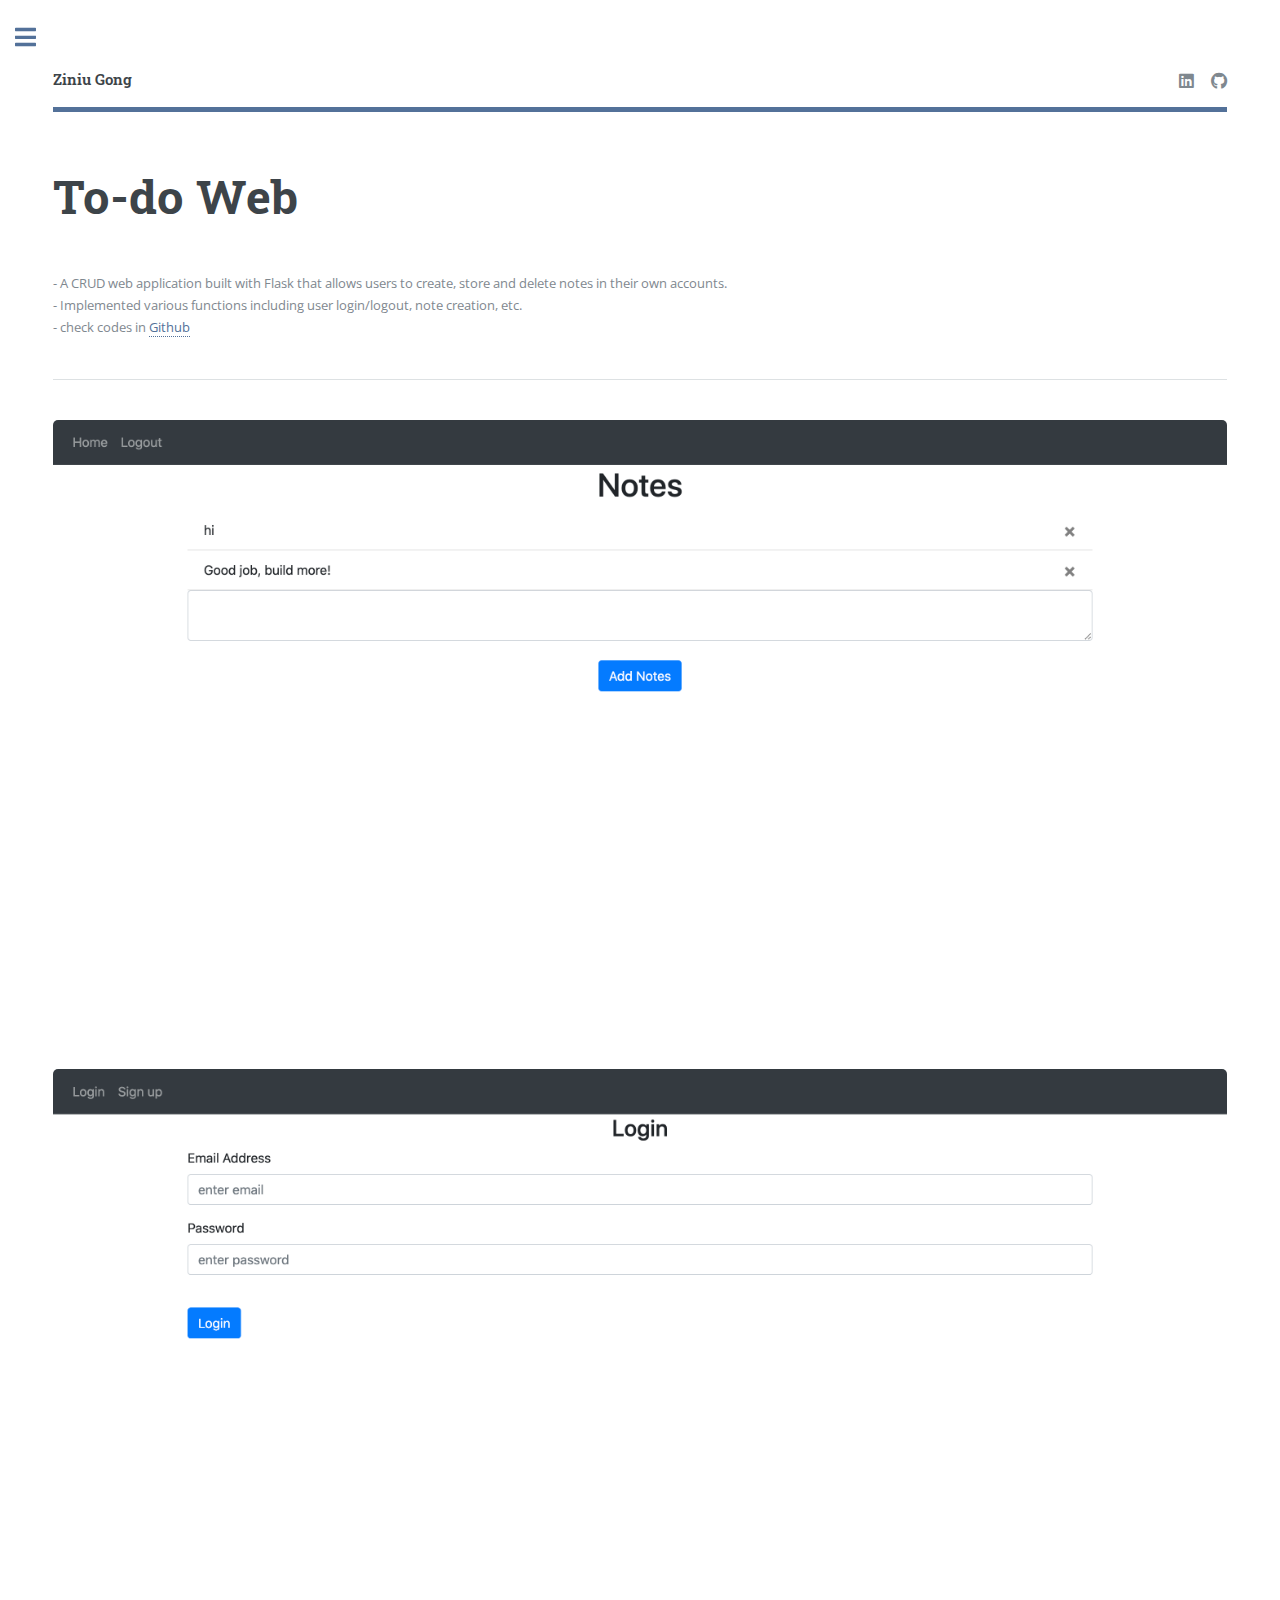
<file: project_note.html>
<!DOCTYPE HTML>
<!--
	Editorial by HTML5 UP
	html5up.net | @ajlkn
	Free for personal and commercial use under the CCA 3.0 license (html5up.net/license)
-->
<html>
	<head>
		<title>Ziniu Gong Portfolio</title>
		<meta charset="utf-8" />
		<meta name="viewport" content="width=device-width, initial-scale=1, user-scalable=no" />
		<link rel="stylesheet" href="assets/css/main.css" />
	</head>
	<body class="is-preload">

		<!-- Wrapper -->
			<div id="wrapper">

				<!-- Main -->
					<div id="main">
						<div class="inner">

							<!-- Header -->
								<header id="header">
									<a href="index.html" class="logo"><strong>Ziniu Gong</strong></a>
									<ul class="icons">
										<li><a href="https://www.linkedin.com/in/ziniu-gong-78813a186/" class="icon brands fa-linkedin"><span class="label">LinkedIn</span></a></li>
										<li><a href="https://github.com/gongzn" class="icon brands fa-github"><span class="label">Github</span></a></li>
									</ul>
								</header>

							<!-- Content -->
								<section>
									<header class="main">
										<h1>To-do Web</h1>
									</header>
									<p>- A CRUD web application built with Flask that allows users to create, store and delete notes in their own accounts.<br/>
										- Implemented various functions including user login/logout, note creation, etc.<br/>
										- check codes in <a href="https://github.com/gongzn/Todo_Web_Project.git">Github</a>
									</p>			
									<hr class="major" />

									
									<span class="image main"><img src="images/note1.png" alt="" /></span>
									<span class="image main"><img src="images/note2.png" alt="" /></span>
									
									
									

									
									
								</section>

						</div>
					</div>

				<!-- Sidebar -->
					<div id="sidebar">
						<div class="inner">

						

							<!-- Menu -->
							<nav id="menu">
								<header class="major">
									<h2>Menu</h2>
								</header>
								<ul>
									<li><a href="index.html">Homepage</a></li>
									<!-- <li><a href="projects.html">Data Analytics</a></li> -->
									<!-- <li><a href="elements.html">Elements</a></li> -->
									<li>
										<span class="opener">Data Analytics Projects</span>
										<ul>
											<li><a href="project_fin.html">Currency Exchange Rates Analysis</a></li>
											<li><a href="project_vac.html">Covid Vaccination Analysis Project</a></li>
										</ul>
									</li>
									<li>
										<span class="opener">Data visualization (Tableau)</span>
										<ul>
											<li><a href="project_rev.html">Company Revenue Analysis</a></li>
											<li><a href="project_nba.html">Analysis of Modern NBA Trends</a></li>
										</ul>
									</li>

									<li>
										<span class="opener">Web Development Projects</span>
										<ul>
											<li><a href="project_note.html">To-do Website</a></li>
											<li><a href="project_dis.html">Discord Clone Project (StudyHub)</a></li>
										</ul>
									</li>
									<!-- <li><a href="#">Maximus Erat</a></li> -->
								</ul>
							</nav>
							<!-- Section -->
							<section>
								<header class="major">
									<h2>Other Projects</h2>
								</header>
								<div class="mini-posts">
									<article>
										<h3>Currency Exchange Rates Analysis</h3>
										<a href="project_fin.html" class="image"><img src="images/finance.jpg" alt="" /></a>
										<p>This project aims to differentiate white noise and volatility for different currencies utilizing wavelet decomposition</p>
									</article>
									<article>
										<h3>Discord Clone Project (StudyHub)</h3>
										<a href="project_dis.html" class="image"><img src="images/dis.jpg" alt="" /></a>
										<p>A CRUD web application built with Django that allows users to get together and study based on common interests.
										</p>
									</article>
									<article>
										<h3>Covid Vaccination Analysis Project </h3>
										<a href="project_vac.html" class="image"><img src="images/vac.jpg" alt="" /></a>
										<p>This project aims to analyze vaccination data utilizing HashMap, heap, polynomial regression for over 12 countries, including US, India, Israel, China, etc. 
										</p>
									</article>
									
								</div>
								<ul class="actions">
									<li><a href="#" class="button">More</a></li>
								</ul>
							</section>
							<!-- Section -->
							<section>
								<header class="major">
									<h2>Contact</h2>
								</header>
								<p>Please shoot me an Email if there's any questions!</p>
								<ul class="contact">
									<li class="icon solid fa-envelope"><a href="#">gongzn15@gmail.com</a></li>
									<li class="icon solid fa-phone">(408) 628-8946</li>
									<li class="icon solid fa-home">
									Brooklyn, NY</li>
								</ul>
							</section>

							<!-- Footer -->
							<footer id="footer">
								<p class="copyright">&copy; Design: <a href="https://html5up.net">HTML5 UP</a>.</p>
							</footer>

						</div>
					</div>

			</div>

		<!-- Scripts -->
			<script src="assets/js/jquery.min.js"></script>
			<script src="assets/js/browser.min.js"></script>
			<script src="assets/js/breakpoints.min.js"></script>
			<script src="assets/js/util.js"></script>
			<script src="assets/js/main.js"></script>

	</body>
</html>
</file>
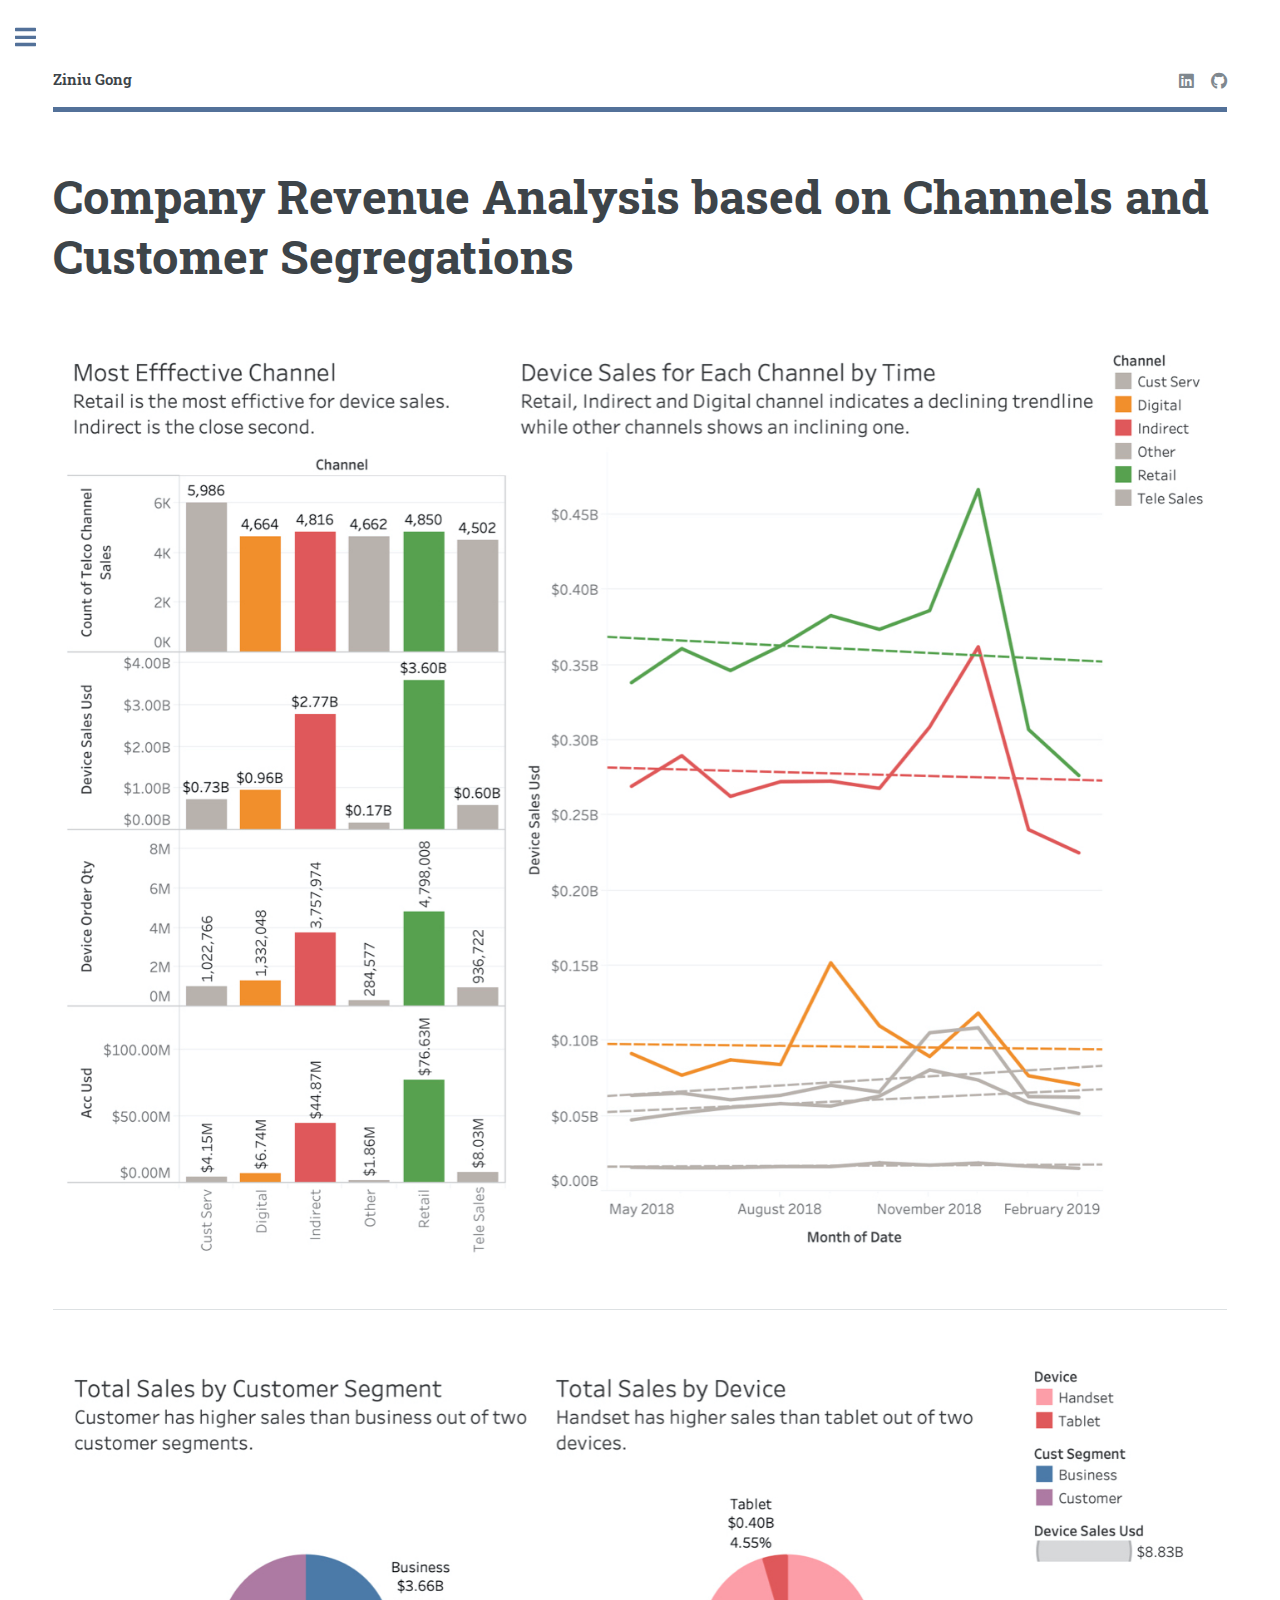
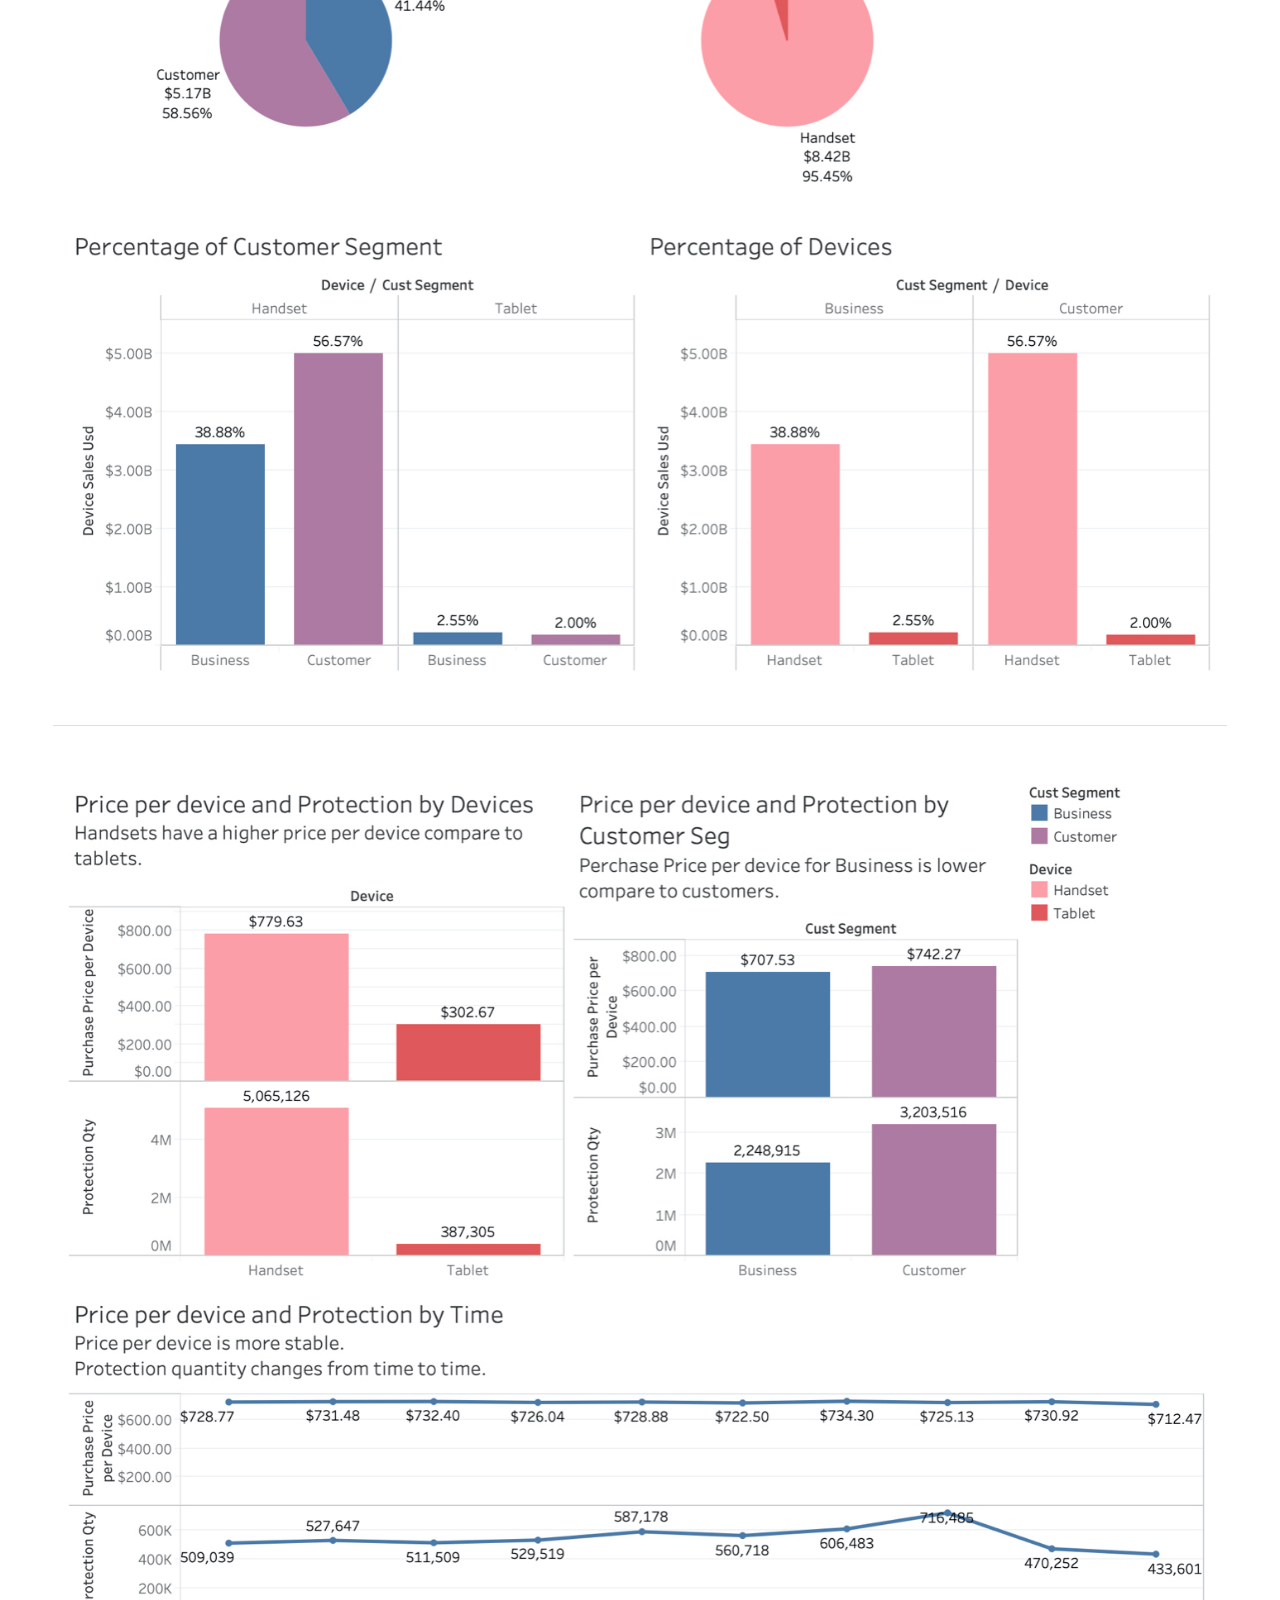
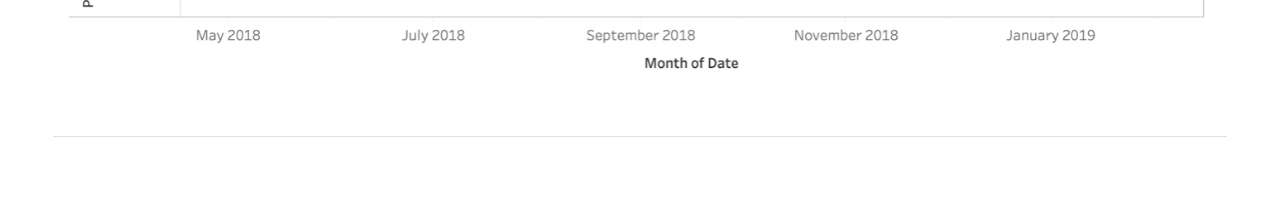
<file: project_rev.html>
<!DOCTYPE HTML>
<!--
	Editorial by HTML5 UP
	html5up.net | @ajlkn
	Free for personal and commercial use under the CCA 3.0 license (html5up.net/license)
-->
<html>
	<head>
		<title>Ziniu Gong Portfolio</title>
		<meta charset="utf-8" />
		<meta name="viewport" content="width=device-width, initial-scale=1, user-scalable=no" />
		<link rel="stylesheet" href="assets/css/main.css" />
	</head>
	<body class="is-preload">

		<!-- Wrapper -->
			<div id="wrapper">

				<!-- Main -->
					<div id="main">
						<div class="inner">

							<!-- Header -->
								<header id="header">
									<a href="index.html" class="logo"><strong>Ziniu Gong</strong></a>
									<ul class="icons">
										<li><a href="https://www.linkedin.com/in/ziniu-gong-78813a186/" class="icon brands fa-linkedin"><span class="label">LinkedIn</span></a></li>
										<li><a href="https://github.com/gongzn" class="icon brands fa-github"><span class="label">Github</span></a></li>
									</ul>
								</header>

							<!-- Content -->
								<section>
									<header class="main">
										<h1>Company Revenue Analysis based on Channels and Customer Segregations</h1>
									</header>
										<span class="image main"><img src="images/rev1.jpg" alt="" /></span>
										<hr class="major" />
										<span class="image main"><img src="images/rev2.jpg" alt="" /></span>
										<hr class="major" />
										<span class="image main"><img src="images/rev3.jpg" alt="" /></span>
										<hr class="major" />

									

									
									
								</section>

						</div>
					</div>

				<!-- Sidebar -->
					<div id="sidebar">
						<div class="inner">

							<!-- Menu -->
							<nav id="menu">
								<header class="major">
									<h2>Menu</h2>
								</header>
								<ul>
									<li><a href="index.html">Homepage</a></li>
									<!-- <li><a href="projects.html">Data Analytics</a></li> -->
									<!-- <li><a href="elements.html">Elements</a></li> -->
									<li>
										<span class="opener">Data Analytics Projects</span>
										<ul>
											<li><a href="project_fin.html">Currency Exchange Rates Analysis</a></li>
											<li><a href="project_vac.html">Covid Vaccination Analysis Project</a></li>
										</ul>
									</li>
									<li>
										<span class="opener">Data visualization (Tableau)</span>
										<ul>
											<li><a href="project_rev.html">Company Revenue Analysis</a></li>
											<li><a href="project_nba.html">Analysis of Modern NBA Trends</a></li>
										</ul>
									</li>

									<li>
										<span class="opener">Web Development Projects</span>
										<ul>
											<li><a href="project_note.html">To-do Website</a></li>
											<li><a href="project_dis.html">Discord Clone Project (StudyHub)</a></li>
										</ul>
									</li>
									<!-- <li><a href="#">Maximus Erat</a></li> -->
								</ul>
							</nav>

							<!-- Section -->
							<section>
								<header class="major">
									<h2>Other Projects</h2>
								</header>
								<div class="mini-posts">
									<article>
										<h3>Currency Exchange Rates Analysis</h3>
										<a href="project_fin.html" class="image"><img src="images/finance.jpg" alt="" /></a>
										<p>This project aims to differentiate white noise and volatility for different currencies utilizing wavelet decomposition</p>
									</article>
									<article>
										<h3>Discord Clone Project (StudyHub)</h3>
										<a href="project_dis.html" class="image"><img src="images/dis.jpg" alt="" /></a>
										<p>A CRUD web application built with Django that allows users to get together and study based on common interests.
										</p>
									</article>
									<article>
										<h3>Covid Vaccination Analysis Project </h3>
										<a href="project_vac.html" class="image"><img src="images/vac.jpg" alt="" /></a>
										<p>This project aims to analyze vaccination data utilizing HashMap, heap, polynomial regression for over 12 countries, including US, India, Israel, China, etc. 
										</p>
									</article>
									<article>
										<h3>To-do Web Project </h3>
										<a href="project_note.html" class="image"><img src="images/note.jpg" alt="" /></a>
										<p>A CRUD web application built with Flask that allows users to create, store and delete notes in their own accounts.

										</p>
									</article>
								</div>
								<ul class="actions">
									<li><a href="#" class="button">More</a></li>
								</ul>
							</section>

							<!-- Section -->
							<section>
								<header class="major">
									<h2>Contact</h2>
								</header>
								<p>Please shoot me an Email if there's any questions!</p>
								<ul class="contact">
									<li class="icon solid fa-envelope"><a href="#">gongzn15@gmail.com</a></li>
									<li class="icon solid fa-phone">(408) 628-8946</li>
									<li class="icon solid fa-home">
									Brooklyn, NY</li>
								</ul>
							</section>

							<!-- Footer -->
							<footer id="footer">
								<p class="copyright">&copy; Design: <a href="https://html5up.net">HTML5 UP</a>.</p>
							</footer>

						</div>
					</div>

			</div>

		<!-- Scripts -->
			<script src="assets/js/jquery.min.js"></script>
			<script src="assets/js/browser.min.js"></script>
			<script src="assets/js/breakpoints.min.js"></script>
			<script src="assets/js/util.js"></script>
			<script src="assets/js/main.js"></script>

	</body>
</html>
</file>
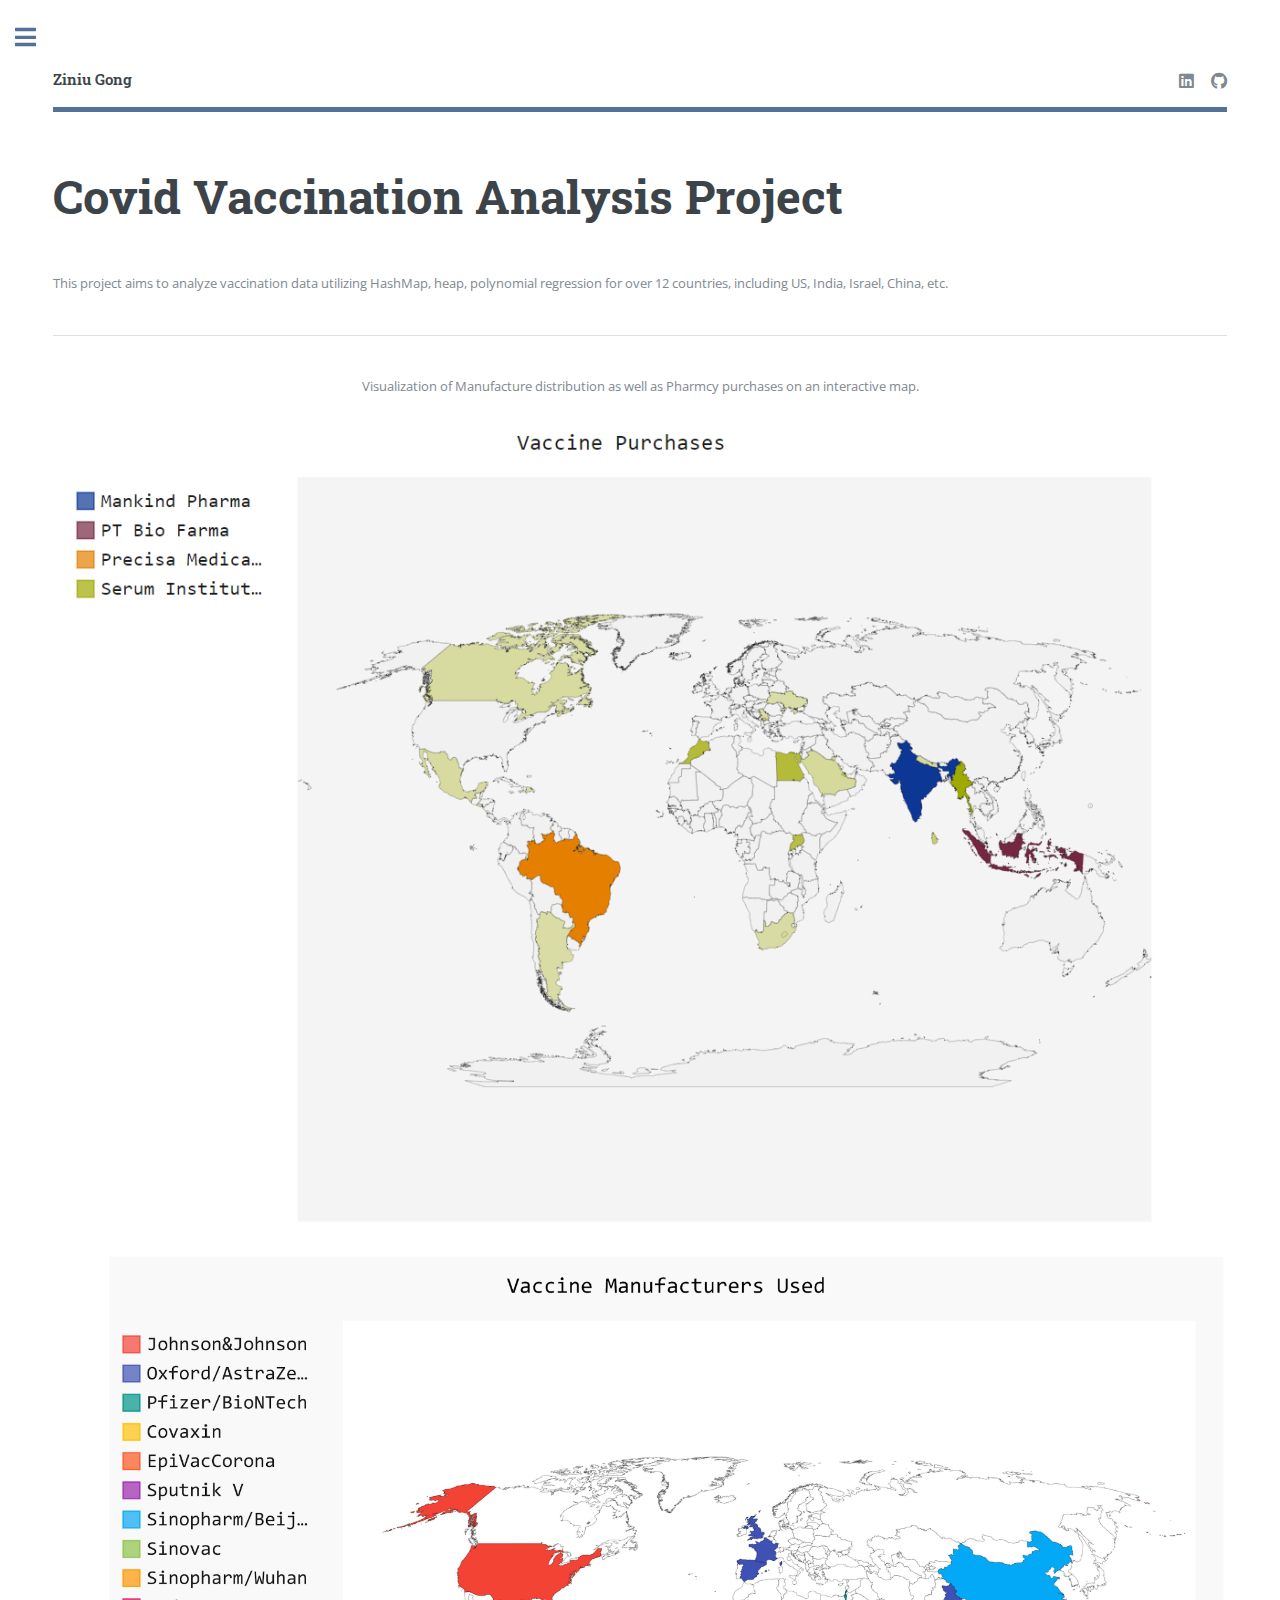
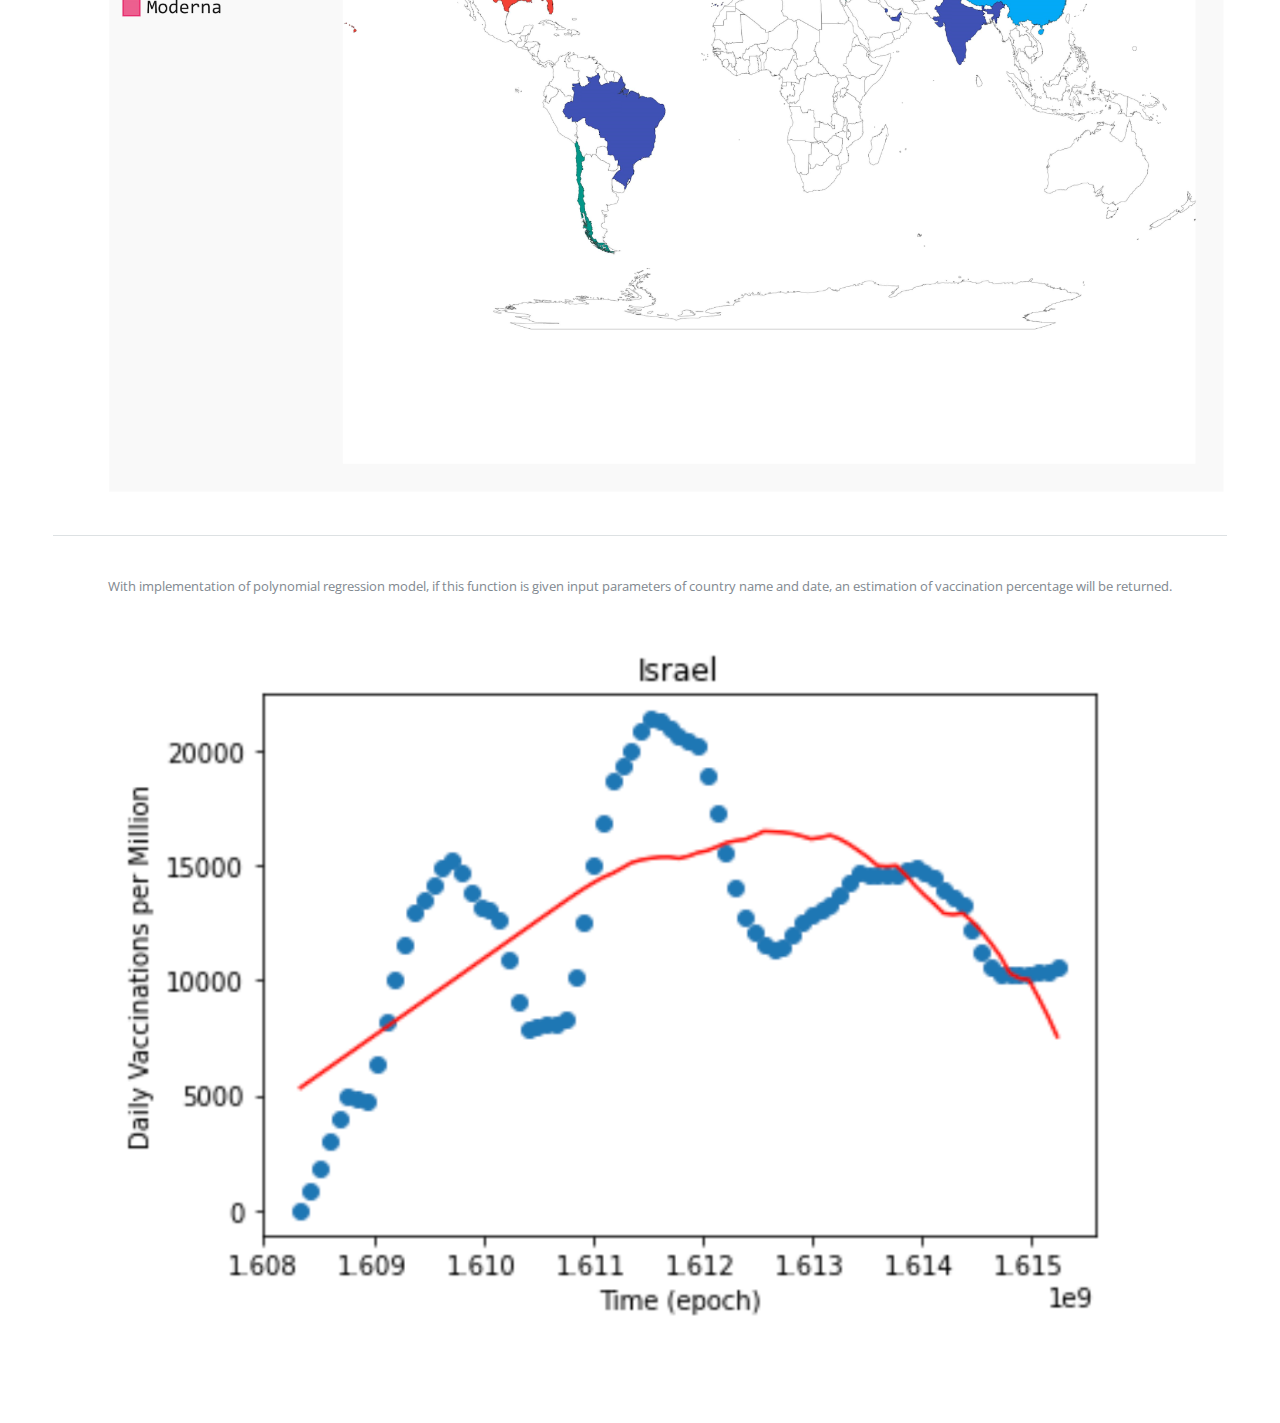
<file: project_vac.html>
<!DOCTYPE HTML>
<!--
	Editorial by HTML5 UP
	html5up.net | @ajlkn
	Free for personal and commercial use under the CCA 3.0 license (html5up.net/license)
-->
<html>
	<head>
		<title>Ziniu Gong Portfolio</title>
		<meta charset="utf-8" />
		<meta name="viewport" content="width=device-width, initial-scale=1, user-scalable=no" />
		<link rel="stylesheet" href="assets/css/main.css" />
	</head>
	<body class="is-preload">

		<!-- Wrapper -->
			<div id="wrapper">

				<!-- Main -->
					<div id="main">
						<div class="inner">

							<!-- Header -->
								<header id="header">
									<a href="index.html" class="logo"><strong>Ziniu Gong</strong></a>
									<ul class="icons">
										<li><a href="https://www.linkedin.com/in/ziniu-gong-78813a186/" class="icon brands fa-linkedin"><span class="label">LinkedIn</span></a></li>
										<li><a href="https://github.com/gongzn" class="icon brands fa-github"><span class="label">Github</span></a></li>
									</ul>
								</header>

							<!-- Content -->
								<section>
									<header class="main">
										<h1>Covid Vaccination Analysis Project</h1>
									</header>

									<p>This project aims to analyze vaccination data utilizing HashMap, heap, polynomial regression for over 12 countries, including US, India, Israel, China, etc.</p>			
									<hr class="major" />

									<p style="text-align: center;">Visualization of Manufacture distribution as well as Pharmcy purchases on an interactive map.</p>
									<span class="image main"><img src="images/vac1.png" alt="" /></span>
									<span class="image main"><img src="images/vac2.png" alt="" /></span>
									<hr class="major" />

									<p style="text-align: center;">With implementation of polynomial regression model, if this function is given input parameters of country name and date, an estimation of vaccination percentage will be returned.</p>
									
									<span class="image main"><img src="images/vac3.png" alt="" /></span>

									
									
								</section>

						</div>
					</div>

				<!-- Sidebar -->
					<div id="sidebar">
						<div class="inner">


							<!-- Menu -->
							<nav id="menu">
								<header class="major">
									<h2>Menu</h2>
								</header>
								<ul>
									<li><a href="index.html">Homepage</a></li>
									<!-- <li><a href="projects.html">Data Analytics</a></li> -->
									<!-- <li><a href="elements.html">Elements</a></li> -->
									<li>
										<span class="opener">Data Analytics Projects</span>
										<ul>
											<li><a href="project_fin.html">Currency Exchange Rates Analysis</a></li>
											<li><a href="project_vac.html">Covid Vaccination Analysis Project</a></li>
										</ul>
									</li>
									<li>
										<span class="opener">Data visualization (Tableau)</span>
										<ul>
											<li><a href="project_rev.html">Company Revenue Analysis</a></li>
											<li><a href="project_nba.html">Analysis of Modern NBA Trends</a></li>
										</ul>
									</li>

									<li>
										<span class="opener">Web Development Projects</span>
										<ul>
											<li><a href="project_note.html">To-do Website</a></li>
											<li><a href="project_dis.html">Discord Clone Project (StudyHub)</a></li>
										</ul>
									</li>
									<!-- <li><a href="#">Maximus Erat</a></li> -->
								</ul>
							</nav>

							<!-- Section -->
							<section>
								<header class="major">
									<h2>Other Projects</h2>
								</header>
								<div class="mini-posts">
									<article>
										<h3>Currency Exchange Rates Analysis</h3>
										<a href="project_fin.html" class="image"><img src="images/finance.jpg" alt="" /></a>
										<p>This project aims to differentiate white noise and volatility for different currencies utilizing wavelet decomposition</p>
									</article>
									<article>
										<h3>Discord Clone Project (StudyHub)</h3>
										<a href="project_dis.html" class="image"><img src="images/dis.jpg" alt="" /></a>
										<p>A CRUD web application built with Django that allows users to get together and study based on common interests.
										</p>
									</article>
									
									<article>
										<h3>To-do Web Project </h3>
										<a href="project_note.html" class="image"><img src="images/note.jpg" alt="" /></a>
										<p>A CRUD web application built with Flask that allows users to create, store and delete notes in their own accounts.

										</p>
									</article>
								</div>
								<ul class="actions">
									<li><a href="#" class="button">More</a></li>
								</ul>
							</section>

							<!-- Section -->
							<section>
								<header class="major">
									<h2>Contact</h2>
								</header>
								<p>Please shoot me an Email if there's any questions!</p>
								<ul class="contact">
									<li class="icon solid fa-envelope"><a href="#">gongzn15@gmail.com</a></li>
									<li class="icon solid fa-phone">(408) 628-8946</li>
									<li class="icon solid fa-home">
									Brooklyn, NY</li>
								</ul>
							</section>

							<!-- Footer -->
							<footer id="footer">
								<p class="copyright">&copy; Design: <a href="https://html5up.net">HTML5 UP</a>.</p>
							</footer>
						</div>
					</div>

			</div>

		<!-- Scripts -->
			<script src="assets/js/jquery.min.js"></script>
			<script src="assets/js/browser.min.js"></script>
			<script src="assets/js/breakpoints.min.js"></script>
			<script src="assets/js/util.js"></script>
			<script src="assets/js/main.js"></script>

	</body>
</html>
</file>
<file: assets/css/main.css>
@import url(fontawesome-all.min.css);
@import url("https://fonts.googleapis.com/css?family=Open+Sans:400,600,400italic,600italic|Roboto+Slab:400,700");
/*
	Editorial by HTML5 UP
	html5up.net | @ajlkn
	Free for personal and commercial use under the CCA 3.0 license (html5up.net/license)
*/
html, body, div, span, applet, object,
iframe, h1, h2, h3, h4, h5, h6, p, blockquote,
pre, a, abbr, acronym, address, big, cite,
code, del, dfn, em, img, ins, kbd, q, s, samp,
small, strike, strong, sub, sup, tt, var, b,
u, i, center, dl, dt, dd, ol, ul, li, fieldset,
form, label, legend, table, caption, tbody,
tfoot, thead, tr, th, td, article, aside,
canvas, details, embed, figure, figcaption,
footer, header, hgroup, menu, nav, output, ruby,
section, summary, time, mark, audio, video {
  margin: 0;
  padding: 0;
  border: 0;
  font-size: 100%;
  font: inherit;
  vertical-align: baseline; }

article, aside, details, figcaption, figure,
footer, header, hgroup, menu, nav, section {
  display: block; }

body {
  line-height: 1; }

ol, ul {
  list-style: none; }

blockquote, q {
  quotes: none; }
  blockquote:before, blockquote:after, q:before, q:after {
    content: '';
    content: none; }

table {
  border-collapse: collapse;
  border-spacing: 0; }

body {
  -webkit-text-size-adjust: none; }

mark {
  background-color: transparent;
  color: inherit; }

input::-moz-focus-inner {
  border: 0;
  padding: 0; }

input, select, textarea {
  -moz-appearance: none;
  -webkit-appearance: none;
  -ms-appearance: none;
  appearance: none; }

/* Basic */
@-ms-viewport {
  width: device-width; }

body {
  -ms-overflow-style: scrollbar; }

@media screen and (max-width: 480px) {
  html, body {
    min-width: 320px; } }

html {
  box-sizing: border-box; }

*, *:before, *:after {
  box-sizing: inherit; }

body {
  background: #ffffff; }
  body.is-preload *, body.is-preload *:before, body.is-preload *:after, body.is-resizing *, body.is-resizing *:before, body.is-resizing *:after {
    -moz-animation: none !important;
    -webkit-animation: none !important;
    -ms-animation: none !important;
    animation: none !important;
    -moz-transition: none !important;
    -webkit-transition: none !important;
    -ms-transition: none !important;
    transition: none !important; }

/* Type */
body, input, select, textarea {
  color: #7f888f;
  font-family: "Open Sans", sans-serif;
  font-size: 13pt;
  font-weight: 400;
  line-height: 1.65; }
  @media screen and (max-width: 1680px) {
    body, input, select, textarea {
      font-size: 11pt; } }
  @media screen and (max-width: 1280px) {
    body, input, select, textarea {
      font-size: 10pt; } }
  @media screen and (max-width: 360px) {
    body, input, select, textarea {
      font-size: 9pt; } }

a {
  -moz-transition: color 0.2s ease-in-out, border-bottom-color 0.2s ease-in-out;
  -webkit-transition: color 0.2s ease-in-out, border-bottom-color 0.2s ease-in-out;
  -ms-transition: color 0.2s ease-in-out, border-bottom-color 0.2s ease-in-out;
  transition: color 0.2s ease-in-out, border-bottom-color 0.2s ease-in-out;
  border-bottom: dotted 1px;
  color: #537199;
  text-decoration: none; }
  a:hover {
    border-bottom-color: #537199;
    color: #537199 !important; }
    a:hover strong {
      color: inherit; }

strong, b {
  color: #3d4449;
  font-weight: 600; }

em, i {
  font-style: italic; }

p {
  margin: 0 0 2em 0; }

h1, h2, h3, h4, h5, h6 {
  color: #3d4449;
  font-family: "Roboto Slab", serif;
  font-weight: 700;
  line-height: 1.5;
  margin: 0 0 1em 0; }
  h1 a, h2 a, h3 a, h4 a, h5 a, h6 a {
    color: inherit;
    text-decoration: none;
    border-bottom: 0; }

h1 {
  font-size: 4em;
  margin: 0 0 0.5em 0;
  line-height: 1.3; }

h2 {
  font-size: 1.75em; }

h3 {
  font-size: 1.25em; }

h4 {
  font-size: 1.1em; }

h5 {
  font-size: 0.9em; }

h6 {
  font-size: 0.7em; }

@media screen and (max-width: 1680px) {
  h1 {
    font-size: 3.5em; } }

@media screen and (max-width: 980px) {
  h1 {
    font-size: 3.25em; } }

@media screen and (max-width: 736px) {
  h1 {
    font-size: 2em;
    line-height: 1.4; }
  h2 {
    font-size: 1.5em; } }

sub {
  font-size: 0.8em;
  position: relative;
  top: 0.5em; }

sup {
  font-size: 0.8em;
  position: relative;
  top: -0.5em; }

blockquote {
  border-left: solid 3px rgba(210, 215, 217, 0.75);
  font-style: italic;
  margin: 0 0 2em 0;
  padding: 0.5em 0 0.5em 2em; }

code {
  background: rgba(230, 235, 237, 0.25);
  border-radius: 0.375em;
  border: solid 1px rgba(210, 215, 217, 0.75);
  font-family: "Courier New", monospace;
  font-size: 0.9em;
  margin: 0 0.25em;
  padding: 0.25em 0.65em; }

pre {
  -webkit-overflow-scrolling: touch;
  font-family: "Courier New", monospace;
  font-size: 0.9em;
  margin: 0 0 2em 0; }
  pre code {
    display: block;
    line-height: 1.75;
    padding: 1em 1.5em;
    overflow-x: auto; }

hr {
  border: 0;
  border-bottom: solid 1px rgba(210, 215, 217, 0.75);
  margin: 2em 0; }
  hr.major {
    margin: 3em 0; }

.align-left {
  text-align: left; }

.align-center {
  text-align: center; }

.align-right {
  text-align: right; }

/* Row */
.row {
  display: flex;
  flex-wrap: wrap;
  box-sizing: border-box;
  align-items: stretch; }
  .row > * {
    box-sizing: border-box; }
  .row.gtr-uniform > * > :last-child {
    margin-bottom: 0; }
  .row.aln-left {
    justify-content: flex-start; }
  .row.aln-center {
    justify-content: center; }
  .row.aln-right {
    justify-content: flex-end; }
  .row.aln-top {
    align-items: flex-start; }
  .row.aln-middle {
    align-items: center; }
  .row.aln-bottom {
    align-items: flex-end; }
  .row > .imp {
    order: -1; }
  .row > .col-1 {
    width: 8.33333%; }
  .row > .off-1 {
    margin-left: 8.33333%; }
  .row > .col-2 {
    width: 16.66667%; }
  .row > .off-2 {
    margin-left: 16.66667%; }
  .row > .col-3 {
    width: 25%; }
  .row > .off-3 {
    margin-left: 25%; }
  .row > .col-4 {
    width: 33.33333%; }
  .row > .off-4 {
    margin-left: 33.33333%; }
  .row > .col-5 {
    width: 41.66667%; }
  .row > .off-5 {
    margin-left: 41.66667%; }
  .row > .col-6 {
    width: 50%; }
  .row > .off-6 {
    margin-left: 50%; }
  .row > .col-7 {
    width: 58.33333%; }
  .row > .off-7 {
    margin-left: 58.33333%; }
  .row > .col-8 {
    width: 66.66667%; }
  .row > .off-8 {
    margin-left: 66.66667%; }
  .row > .col-9 {
    width: 75%; }
  .row > .off-9 {
    margin-left: 75%; }
  .row > .col-10 {
    width: 83.33333%; }
  .row > .off-10 {
    margin-left: 83.33333%; }
  .row > .col-11 {
    width: 91.66667%; }
  .row > .off-11 {
    margin-left: 91.66667%; }
  .row > .col-12 {
    width: 100%; }
  .row > .off-12 {
    margin-left: 100%; }
  .row.gtr-0 {
    margin-top: 0;
    margin-left: 0em; }
    .row.gtr-0 > * {
      padding: 0 0 0 0em; }
    .row.gtr-0.gtr-uniform {
      margin-top: 0em; }
      .row.gtr-0.gtr-uniform > * {
        padding-top: 0em; }
  .row.gtr-25 {
    margin-top: 0;
    margin-left: -0.375em; }
    .row.gtr-25 > * {
      padding: 0 0 0 0.375em; }
    .row.gtr-25.gtr-uniform {
      margin-top: -0.375em; }
      .row.gtr-25.gtr-uniform > * {
        padding-top: 0.375em; }
  .row.gtr-50 {
    margin-top: 0;
    margin-left: -0.75em; }
    .row.gtr-50 > * {
      padding: 0 0 0 0.75em; }
    .row.gtr-50.gtr-uniform {
      margin-top: -0.75em; }
      .row.gtr-50.gtr-uniform > * {
        padding-top: 0.75em; }
  .row {
    margin-top: 0;
    margin-left: -1.5em; }
    .row > * {
      padding: 0 0 0 1.5em; }
    .row.gtr-uniform {
      margin-top: -1.5em; }
      .row.gtr-uniform > * {
        padding-top: 1.5em; }
  .row.gtr-150 {
    margin-top: 0;
    margin-left: -2.25em; }
    .row.gtr-150 > * {
      padding: 0 0 0 2.25em; }
    .row.gtr-150.gtr-uniform {
      margin-top: -2.25em; }
      .row.gtr-150.gtr-uniform > * {
        padding-top: 2.25em; }
  .row.gtr-200 {
    margin-top: 0;
    margin-left: -3em; }
    .row.gtr-200 > * {
      padding: 0 0 0 3em; }
    .row.gtr-200.gtr-uniform {
      margin-top: -3em; }
      .row.gtr-200.gtr-uniform > * {
        padding-top: 3em; }
  @media screen and (max-width: 1680px) {
    .row {
      display: flex;
      flex-wrap: wrap;
      box-sizing: border-box;
      align-items: stretch; }
      .row > * {
        box-sizing: border-box; }
      .row.gtr-uniform > * > :last-child {
        margin-bottom: 0; }
      .row.aln-left {
        justify-content: flex-start; }
      .row.aln-center {
        justify-content: center; }
      .row.aln-right {
        justify-content: flex-end; }
      .row.aln-top {
        align-items: flex-start; }
      .row.aln-middle {
        align-items: center; }
      .row.aln-bottom {
        align-items: flex-end; }
      .row > .imp-xlarge {
        order: -1; }
      .row > .col-1-xlarge {
        width: 8.33333%; }
      .row > .off-1-xlarge {
        margin-left: 8.33333%; }
      .row > .col-2-xlarge {
        width: 16.66667%; }
      .row > .off-2-xlarge {
        margin-left: 16.66667%; }
      .row > .col-3-xlarge {
        width: 25%; }
      .row > .off-3-xlarge {
        margin-left: 25%; }
      .row > .col-4-xlarge {
        width: 33.33333%; }
      .row > .off-4-xlarge {
        margin-left: 33.33333%; }
      .row > .col-5-xlarge {
        width: 41.66667%; }
      .row > .off-5-xlarge {
        margin-left: 41.66667%; }
      .row > .col-6-xlarge {
        width: 50%; }
      .row > .off-6-xlarge {
        margin-left: 50%; }
      .row > .col-7-xlarge {
        width: 58.33333%; }
      .row > .off-7-xlarge {
        margin-left: 58.33333%; }
      .row > .col-8-xlarge {
        width: 66.66667%; }
      .row > .off-8-xlarge {
        margin-left: 66.66667%; }
      .row > .col-9-xlarge {
        width: 75%; }
      .row > .off-9-xlarge {
        margin-left: 75%; }
      .row > .col-10-xlarge {
        width: 83.33333%; }
      .row > .off-10-xlarge {
        margin-left: 83.33333%; }
      .row > .col-11-xlarge {
        width: 91.66667%; }
      .row > .off-11-xlarge {
        margin-left: 91.66667%; }
      .row > .col-12-xlarge {
        width: 100%; }
      .row > .off-12-xlarge {
        margin-left: 100%; }
      .row.gtr-0 {
        margin-top: 0;
        margin-left: 0em; }
        .row.gtr-0 > * {
          padding: 0 0 0 0em; }
        .row.gtr-0.gtr-uniform {
          margin-top: 0em; }
          .row.gtr-0.gtr-uniform > * {
            padding-top: 0em; }
      .row.gtr-25 {
        margin-top: 0;
        margin-left: -0.375em; }
        .row.gtr-25 > * {
          padding: 0 0 0 0.375em; }
        .row.gtr-25.gtr-uniform {
          margin-top: -0.375em; }
          .row.gtr-25.gtr-uniform > * {
            padding-top: 0.375em; }
      .row.gtr-50 {
        margin-top: 0;
        margin-left: -0.75em; }
        .row.gtr-50 > * {
          padding: 0 0 0 0.75em; }
        .row.gtr-50.gtr-uniform {
          margin-top: -0.75em; }
          .row.gtr-50.gtr-uniform > * {
            padding-top: 0.75em; }
      .row {
        margin-top: 0;
        margin-left: -1.5em; }
        .row > * {
          padding: 0 0 0 1.5em; }
        .row.gtr-uniform {
          margin-top: -1.5em; }
          .row.gtr-uniform > * {
            padding-top: 1.5em; }
      .row.gtr-150 {
        margin-top: 0;
        margin-left: -2.25em; }
        .row.gtr-150 > * {
          padding: 0 0 0 2.25em; }
        .row.gtr-150.gtr-uniform {
          margin-top: -2.25em; }
          .row.gtr-150.gtr-uniform > * {
            padding-top: 2.25em; }
      .row.gtr-200 {
        margin-top: 0;
        margin-left: -3em; }
        .row.gtr-200 > * {
          padding: 0 0 0 3em; }
        .row.gtr-200.gtr-uniform {
          margin-top: -3em; }
          .row.gtr-200.gtr-uniform > * {
            padding-top: 3em; } }
  @media screen and (max-width: 1280px) {
    .row {
      display: flex;
      flex-wrap: wrap;
      box-sizing: border-box;
      align-items: stretch; }
      .row > * {
        box-sizing: border-box; }
      .row.gtr-uniform > * > :last-child {
        margin-bottom: 0; }
      .row.aln-left {
        justify-content: flex-start; }
      .row.aln-center {
        justify-content: center; }
      .row.aln-right {
        justify-content: flex-end; }
      .row.aln-top {
        align-items: flex-start; }
      .row.aln-middle {
        align-items: center; }
      .row.aln-bottom {
        align-items: flex-end; }
      .row > .imp-large {
        order: -1; }
      .row > .col-1-large {
        width: 8.33333%; }
      .row > .off-1-large {
        margin-left: 8.33333%; }
      .row > .col-2-large {
        width: 16.66667%; }
      .row > .off-2-large {
        margin-left: 16.66667%; }
      .row > .col-3-large {
        width: 25%; }
      .row > .off-3-large {
        margin-left: 25%; }
      .row > .col-4-large {
        width: 33.33333%; }
      .row > .off-4-large {
        margin-left: 33.33333%; }
      .row > .col-5-large {
        width: 41.66667%; }
      .row > .off-5-large {
        margin-left: 41.66667%; }
      .row > .col-6-large {
        width: 50%; }
      .row > .off-6-large {
        margin-left: 50%; }
      .row > .col-7-large {
        width: 58.33333%; }
      .row > .off-7-large {
        margin-left: 58.33333%; }
      .row > .col-8-large {
        width: 66.66667%; }
      .row > .off-8-large {
        margin-left: 66.66667%; }
      .row > .col-9-large {
        width: 75%; }
      .row > .off-9-large {
        margin-left: 75%; }
      .row > .col-10-large {
        width: 83.33333%; }
      .row > .off-10-large {
        margin-left: 83.33333%; }
      .row > .col-11-large {
        width: 91.66667%; }
      .row > .off-11-large {
        margin-left: 91.66667%; }
      .row > .col-12-large {
        width: 100%; }
      .row > .off-12-large {
        margin-left: 100%; }
      .row.gtr-0 {
        margin-top: 0;
        margin-left: 0em; }
        .row.gtr-0 > * {
          padding: 0 0 0 0em; }
        .row.gtr-0.gtr-uniform {
          margin-top: 0em; }
          .row.gtr-0.gtr-uniform > * {
            padding-top: 0em; }
      .row.gtr-25 {
        margin-top: 0;
        margin-left: -0.375em; }
        .row.gtr-25 > * {
          padding: 0 0 0 0.375em; }
        .row.gtr-25.gtr-uniform {
          margin-top: -0.375em; }
          .row.gtr-25.gtr-uniform > * {
            padding-top: 0.375em; }
      .row.gtr-50 {
        margin-top: 0;
        margin-left: -0.75em; }
        .row.gtr-50 > * {
          padding: 0 0 0 0.75em; }
        .row.gtr-50.gtr-uniform {
          margin-top: -0.75em; }
          .row.gtr-50.gtr-uniform > * {
            padding-top: 0.75em; }
      .row {
        margin-top: 0;
        margin-left: -1.5em; }
        .row > * {
          padding: 0 0 0 1.5em; }
        .row.gtr-uniform {
          margin-top: -1.5em; }
          .row.gtr-uniform > * {
            padding-top: 1.5em; }
      .row.gtr-150 {
        margin-top: 0;
        margin-left: -2.25em; }
        .row.gtr-150 > * {
          padding: 0 0 0 2.25em; }
        .row.gtr-150.gtr-uniform {
          margin-top: -2.25em; }
          .row.gtr-150.gtr-uniform > * {
            padding-top: 2.25em; }
      .row.gtr-200 {
        margin-top: 0;
        margin-left: -3em; }
        .row.gtr-200 > * {
          padding: 0 0 0 3em; }
        .row.gtr-200.gtr-uniform {
          margin-top: -3em; }
          .row.gtr-200.gtr-uniform > * {
            padding-top: 3em; } }
  @media screen and (max-width: 980px) {
    .row {
      display: flex;
      flex-wrap: wrap;
      box-sizing: border-box;
      align-items: stretch; }
      .row > * {
        box-sizing: border-box; }
      .row.gtr-uniform > * > :last-child {
        margin-bottom: 0; }
      .row.aln-left {
        justify-content: flex-start; }
      .row.aln-center {
        justify-content: center; }
      .row.aln-right {
        justify-content: flex-end; }
      .row.aln-top {
        align-items: flex-start; }
      .row.aln-middle {
        align-items: center; }
      .row.aln-bottom {
        align-items: flex-end; }
      .row > .imp-medium {
        order: -1; }
      .row > .col-1-medium {
        width: 8.33333%; }
      .row > .off-1-medium {
        margin-left: 8.33333%; }
      .row > .col-2-medium {
        width: 16.66667%; }
      .row > .off-2-medium {
        margin-left: 16.66667%; }
      .row > .col-3-medium {
        width: 25%; }
      .row > .off-3-medium {
        margin-left: 25%; }
      .row > .col-4-medium {
        width: 33.33333%; }
      .row > .off-4-medium {
        margin-left: 33.33333%; }
      .row > .col-5-medium {
        width: 41.66667%; }
      .row > .off-5-medium {
        margin-left: 41.66667%; }
      .row > .col-6-medium {
        width: 50%; }
      .row > .off-6-medium {
        margin-left: 50%; }
      .row > .col-7-medium {
        width: 58.33333%; }
      .row > .off-7-medium {
        margin-left: 58.33333%; }
      .row > .col-8-medium {
        width: 66.66667%; }
      .row > .off-8-medium {
        margin-left: 66.66667%; }
      .row > .col-9-medium {
        width: 75%; }
      .row > .off-9-medium {
        margin-left: 75%; }
      .row > .col-10-medium {
        width: 83.33333%; }
      .row > .off-10-medium {
        margin-left: 83.33333%; }
      .row > .col-11-medium {
        width: 91.66667%; }
      .row > .off-11-medium {
        margin-left: 91.66667%; }
      .row > .col-12-medium {
        width: 100%; }
      .row > .off-12-medium {
        margin-left: 100%; }
      .row.gtr-0 {
        margin-top: 0;
        margin-left: 0em; }
        .row.gtr-0 > * {
          padding: 0 0 0 0em; }
        .row.gtr-0.gtr-uniform {
          margin-top: 0em; }
          .row.gtr-0.gtr-uniform > * {
            padding-top: 0em; }
      .row.gtr-25 {
        margin-top: 0;
        margin-left: -0.375em; }
        .row.gtr-25 > * {
          padding: 0 0 0 0.375em; }
        .row.gtr-25.gtr-uniform {
          margin-top: -0.375em; }
          .row.gtr-25.gtr-uniform > * {
            padding-top: 0.375em; }
      .row.gtr-50 {
        margin-top: 0;
        margin-left: -0.75em; }
        .row.gtr-50 > * {
          padding: 0 0 0 0.75em; }
        .row.gtr-50.gtr-uniform {
          margin-top: -0.75em; }
          .row.gtr-50.gtr-uniform > * {
            padding-top: 0.75em; }
      .row {
        margin-top: 0;
        margin-left: -1.5em; }
        .row > * {
          padding: 0 0 0 1.5em; }
        .row.gtr-uniform {
          margin-top: -1.5em; }
          .row.gtr-uniform > * {
            padding-top: 1.5em; }
      .row.gtr-150 {
        margin-top: 0;
        margin-left: -2.25em; }
        .row.gtr-150 > * {
          padding: 0 0 0 2.25em; }
        .row.gtr-150.gtr-uniform {
          margin-top: -2.25em; }
          .row.gtr-150.gtr-uniform > * {
            padding-top: 2.25em; }
      .row.gtr-200 {
        margin-top: 0;
        margin-left: -3em; }
        .row.gtr-200 > * {
          padding: 0 0 0 3em; }
        .row.gtr-200.gtr-uniform {
          margin-top: -3em; }
          .row.gtr-200.gtr-uniform > * {
            padding-top: 3em; } }
  @media screen and (max-width: 736px) {
    .row {
      display: flex;
      flex-wrap: wrap;
      box-sizing: border-box;
      align-items: stretch; }
      .row > * {
        box-sizing: border-box; }
      .row.gtr-uniform > * > :last-child {
        margin-bottom: 0; }
      .row.aln-left {
        justify-content: flex-start; }
      .row.aln-center {
        justify-content: center; }
      .row.aln-right {
        justify-content: flex-end; }
      .row.aln-top {
        align-items: flex-start; }
      .row.aln-middle {
        align-items: center; }
      .row.aln-bottom {
        align-items: flex-end; }
      .row > .imp-small {
        order: -1; }
      .row > .col-1-small {
        width: 8.33333%; }
      .row > .off-1-small {
        margin-left: 8.33333%; }
      .row > .col-2-small {
        width: 16.66667%; }
      .row > .off-2-small {
        margin-left: 16.66667%; }
      .row > .col-3-small {
        width: 25%; }
      .row > .off-3-small {
        margin-left: 25%; }
      .row > .col-4-small {
        width: 33.33333%; }
      .row > .off-4-small {
        margin-left: 33.33333%; }
      .row > .col-5-small {
        width: 41.66667%; }
      .row > .off-5-small {
        margin-left: 41.66667%; }
      .row > .col-6-small {
        width: 50%; }
      .row > .off-6-small {
        margin-left: 50%; }
      .row > .col-7-small {
        width: 58.33333%; }
      .row > .off-7-small {
        margin-left: 58.33333%; }
      .row > .col-8-small {
        width: 66.66667%; }
      .row > .off-8-small {
        margin-left: 66.66667%; }
      .row > .col-9-small {
        width: 75%; }
      .row > .off-9-small {
        margin-left: 75%; }
      .row > .col-10-small {
        width: 83.33333%; }
      .row > .off-10-small {
        margin-left: 83.33333%; }
      .row > .col-11-small {
        width: 91.66667%; }
      .row > .off-11-small {
        margin-left: 91.66667%; }
      .row > .col-12-small {
        width: 100%; }
      .row > .off-12-small {
        margin-left: 100%; }
      .row.gtr-0 {
        margin-top: 0;
        margin-left: 0em; }
        .row.gtr-0 > * {
          padding: 0 0 0 0em; }
        .row.gtr-0.gtr-uniform {
          margin-top: 0em; }
          .row.gtr-0.gtr-uniform > * {
            padding-top: 0em; }
      .row.gtr-25 {
        margin-top: 0;
        margin-left: -0.375em; }
        .row.gtr-25 > * {
          padding: 0 0 0 0.375em; }
        .row.gtr-25.gtr-uniform {
          margin-top: -0.375em; }
          .row.gtr-25.gtr-uniform > * {
            padding-top: 0.375em; }
      .row.gtr-50 {
        margin-top: 0;
        margin-left: -0.75em; }
        .row.gtr-50 > * {
          padding: 0 0 0 0.75em; }
        .row.gtr-50.gtr-uniform {
          margin-top: -0.75em; }
          .row.gtr-50.gtr-uniform > * {
            padding-top: 0.75em; }
      .row {
        margin-top: 0;
        margin-left: -1.5em; }
        .row > * {
          padding: 0 0 0 1.5em; }
        .row.gtr-uniform {
          margin-top: -1.5em; }
          .row.gtr-uniform > * {
            padding-top: 1.5em; }
      .row.gtr-150 {
        margin-top: 0;
        margin-left: -2.25em; }
        .row.gtr-150 > * {
          padding: 0 0 0 2.25em; }
        .row.gtr-150.gtr-uniform {
          margin-top: -2.25em; }
          .row.gtr-150.gtr-uniform > * {
            padding-top: 2.25em; }
      .row.gtr-200 {
        margin-top: 0;
        margin-left: -3em; }
        .row.gtr-200 > * {
          padding: 0 0 0 3em; }
        .row.gtr-200.gtr-uniform {
          margin-top: -3em; }
          .row.gtr-200.gtr-uniform > * {
            padding-top: 3em; } }
  @media screen and (max-width: 480px) {
    .row {
      display: flex;
      flex-wrap: wrap;
      box-sizing: border-box;
      align-items: stretch; }
      .row > * {
        box-sizing: border-box; }
      .row.gtr-uniform > * > :last-child {
        margin-bottom: 0; }
      .row.aln-left {
        justify-content: flex-start; }
      .row.aln-center {
        justify-content: center; }
      .row.aln-right {
        justify-content: flex-end; }
      .row.aln-top {
        align-items: flex-start; }
      .row.aln-middle {
        align-items: center; }
      .row.aln-bottom {
        align-items: flex-end; }
      .row > .imp-xsmall {
        order: -1; }
      .row > .col-1-xsmall {
        width: 8.33333%; }
      .row > .off-1-xsmall {
        margin-left: 8.33333%; }
      .row > .col-2-xsmall {
        width: 16.66667%; }
      .row > .off-2-xsmall {
        margin-left: 16.66667%; }
      .row > .col-3-xsmall {
        width: 25%; }
      .row > .off-3-xsmall {
        margin-left: 25%; }
      .row > .col-4-xsmall {
        width: 33.33333%; }
      .row > .off-4-xsmall {
        margin-left: 33.33333%; }
      .row > .col-5-xsmall {
        width: 41.66667%; }
      .row > .off-5-xsmall {
        margin-left: 41.66667%; }
      .row > .col-6-xsmall {
        width: 50%; }
      .row > .off-6-xsmall {
        margin-left: 50%; }
      .row > .col-7-xsmall {
        width: 58.33333%; }
      .row > .off-7-xsmall {
        margin-left: 58.33333%; }
      .row > .col-8-xsmall {
        width: 66.66667%; }
      .row > .off-8-xsmall {
        margin-left: 66.66667%; }
      .row > .col-9-xsmall {
        width: 75%; }
      .row > .off-9-xsmall {
        margin-left: 75%; }
      .row > .col-10-xsmall {
        width: 83.33333%; }
      .row > .off-10-xsmall {
        margin-left: 83.33333%; }
      .row > .col-11-xsmall {
        width: 91.66667%; }
      .row > .off-11-xsmall {
        margin-left: 91.66667%; }
      .row > .col-12-xsmall {
        width: 100%; }
      .row > .off-12-xsmall {
        margin-left: 100%; }
      .row.gtr-0 {
        margin-top: 0;
        margin-left: 0em; }
        .row.gtr-0 > * {
          padding: 0 0 0 0em; }
        .row.gtr-0.gtr-uniform {
          margin-top: 0em; }
          .row.gtr-0.gtr-uniform > * {
            padding-top: 0em; }
      .row.gtr-25 {
        margin-top: 0;
        margin-left: -0.375em; }
        .row.gtr-25 > * {
          padding: 0 0 0 0.375em; }
        .row.gtr-25.gtr-uniform {
          margin-top: -0.375em; }
          .row.gtr-25.gtr-uniform > * {
            padding-top: 0.375em; }
      .row.gtr-50 {
        margin-top: 0;
        margin-left: -0.75em; }
        .row.gtr-50 > * {
          padding: 0 0 0 0.75em; }
        .row.gtr-50.gtr-uniform {
          margin-top: -0.75em; }
          .row.gtr-50.gtr-uniform > * {
            padding-top: 0.75em; }
      .row {
        margin-top: 0;
        margin-left: -1.5em; }
        .row > * {
          padding: 0 0 0 1.5em; }
        .row.gtr-uniform {
          margin-top: -1.5em; }
          .row.gtr-uniform > * {
            padding-top: 1.5em; }
      .row.gtr-150 {
        margin-top: 0;
        margin-left: -2.25em; }
        .row.gtr-150 > * {
          padding: 0 0 0 2.25em; }
        .row.gtr-150.gtr-uniform {
          margin-top: -2.25em; }
          .row.gtr-150.gtr-uniform > * {
            padding-top: 2.25em; }
      .row.gtr-200 {
        margin-top: 0;
        margin-left: -3em; }
        .row.gtr-200 > * {
          padding: 0 0 0 3em; }
        .row.gtr-200.gtr-uniform {
          margin-top: -3em; }
          .row.gtr-200.gtr-uniform > * {
            padding-top: 3em; } }

/* Section/Article */
section.special, article.special {
  text-align: center; }

header p {
  font-family: "Roboto Slab", serif;
  font-size: 1em;
  font-weight: 400;
  letter-spacing: 0.075em;
  margin-top: -0.5em;
  text-transform: uppercase; }

header.major > :last-child {
  border-bottom: solid 3px #537199;
  display: inline-block;
  margin: 0 0 2em 0;
  padding: 0 0.75em 0.5em 0; }

header.main > :last-child {
  margin: 0 0 1em 0; }

/* Form */
form {
  margin: 0 0 2em 0; }

label {
  color: #3d4449;
  display: block;
  font-size: 0.9em;
  font-weight: 600;
  margin: 0 0 1em 0; }

input[type="text"],
input[type="password"],
input[type="email"],
input[type="tel"],
input[type="search"],
input[type="url"],
select,
textarea {
  -moz-appearance: none;
  -webkit-appearance: none;
  -ms-appearance: none;
  appearance: none;
  background: #ffffff;
  border-radius: 0.375em;
  border: none;
  border: solid 1px rgba(210, 215, 217, 0.75);
  color: inherit;
  display: block;
  outline: 0;
  padding: 0 1em;
  text-decoration: none;
  width: 100%; }
  input[type="text"]:invalid,
  input[type="password"]:invalid,
  input[type="email"]:invalid,
  input[type="tel"]:invalid,
  input[type="search"]:invalid,
  input[type="url"]:invalid,
  select:invalid,
  textarea:invalid {
    box-shadow: none; }
  input[type="text"]:focus,
  input[type="password"]:focus,
  input[type="email"]:focus,
  input[type="tel"]:focus,
  input[type="search"]:focus,
  input[type="url"]:focus,
  select:focus,
  textarea:focus {
    border-color: #537199;
    box-shadow: 0 0 0 1px #537199; }

select {
  background-image: url("data:image/svg+xml;charset=utf8,%3Csvg xmlns='http://www.w3.org/2000/svg' width='40' height='40' preserveAspectRatio='none' viewBox='0 0 40 40'%3E%3Cpath d='M9.4,12.3l10.4,10.4l10.4-10.4c0.2-0.2,0.5-0.4,0.9-0.4c0.3,0,0.6,0.1,0.9,0.4l3.3,3.3c0.2,0.2,0.4,0.5,0.4,0.9 c0,0.4-0.1,0.6-0.4,0.9L20.7,31.9c-0.2,0.2-0.5,0.4-0.9,0.4c-0.3,0-0.6-0.1-0.9-0.4L4.3,17.3c-0.2-0.2-0.4-0.5-0.4-0.9 c0-0.4,0.1-0.6,0.4-0.9l3.3-3.3c0.2-0.2,0.5-0.4,0.9-0.4S9.1,12.1,9.4,12.3z' fill='rgba(210, 215, 217, 0.75)' /%3E%3C/svg%3E");
  background-size: 1.25em;
  background-repeat: no-repeat;
  background-position: calc(100% - 1em) center;
  height: 2.75em;
  padding-right: 2.75em;
  text-overflow: ellipsis; }
  select option {
    color: #3d4449;
    background: #ffffff; }
  select:focus::-ms-value {
    background-color: transparent; }
  select::-ms-expand {
    display: none; }

input[type="text"],
input[type="password"],
input[type="email"],
input[type="tel"],
input[type="search"],
input[type="url"],
select {
  height: 2.75em; }

textarea {
  padding: 0.75em 1em; }

input[type="checkbox"],
input[type="radio"] {
  -moz-appearance: none;
  -webkit-appearance: none;
  -ms-appearance: none;
  appearance: none;
  display: block;
  float: left;
  margin-right: -2em;
  opacity: 0;
  width: 1em;
  z-index: -1; }
  input[type="checkbox"] + label,
  input[type="radio"] + label {
    text-decoration: none;
    color: #7f888f;
    cursor: pointer;
    display: inline-block;
    font-size: 1em;
    font-weight: 400;
    padding-left: 2.4em;
    padding-right: 0.75em;
    position: relative; }
    input[type="checkbox"] + label:before,
    input[type="radio"] + label:before {
      -moz-osx-font-smoothing: grayscale;
      -webkit-font-smoothing: antialiased;
      display: inline-block;
      font-style: normal;
      font-variant: normal;
      text-rendering: auto;
      line-height: 1;
      text-transform: none !important;
      font-family: 'Font Awesome 5 Free';
      font-weight: 900; }
    input[type="checkbox"] + label:before,
    input[type="radio"] + label:before {
      background: #ffffff;
      border-radius: 0.375em;
      border: solid 1px rgba(210, 215, 217, 0.75);
      content: '';
      display: inline-block;
      font-size: 0.8em;
      height: 2.0625em;
      left: 0;
      line-height: 2.0625em;
      position: absolute;
      text-align: center;
      top: 0;
      width: 2.0625em; }
  input[type="checkbox"]:checked + label:before,
  input[type="radio"]:checked + label:before {
    background: #3d4449;
    border-color: #3d4449;
    color: #ffffff;
    content: '\f00c'; }
  input[type="checkbox"]:focus + label:before,
  input[type="radio"]:focus + label:before {
    border-color: #537199;
    box-shadow: 0 0 0 1px #537199; }

input[type="checkbox"] + label:before {
  border-radius: 0.375em; }

input[type="radio"] + label:before {
  border-radius: 100%; }

::-webkit-input-placeholder {
  color: #9fa3a6 !important;
  opacity: 1.0; }

:-moz-placeholder {
  color: #9fa3a6 !important;
  opacity: 1.0; }

::-moz-placeholder {
  color: #9fa3a6 !important;
  opacity: 1.0; }

:-ms-input-placeholder {
  color: #9fa3a6 !important;
  opacity: 1.0; }

/* Box */
.box {
  border-radius: 0.375em;
  border: solid 1px rgba(210, 215, 217, 0.75);
  margin-bottom: 2em;
  padding: 1.5em; }
  .box > :last-child,
  .box > :last-child > :last-child,
  .box > :last-child > :last-child > :last-child {
    margin-bottom: 0; }
  .box.alt {
    border: 0;
    border-radius: 0;
    padding: 0; }

/* Icon */
.icon {
  text-decoration: none;
  border-bottom: none;
  position: relative; }
  .icon:before {
    -moz-osx-font-smoothing: grayscale;
    -webkit-font-smoothing: antialiased;
    display: inline-block;
    font-style: normal;
    font-variant: normal;
    text-rendering: auto;
    line-height: 1;
    text-transform: none !important;
    font-family: 'Font Awesome 5 Free';
    font-weight: 400; }
  .icon > .label {
    display: none; }
  .icon:before {
    line-height: inherit; }
  .icon.solid:before {
    font-weight: 900; }
  .icon.brands:before {
    font-family: 'Font Awesome 5 Brands'; }

/* Image */
.image {
  border-radius: 0.375em;
  border: 0;
  display: inline-block;
  position: relative; }
  .image img {
    border-radius: 0.375em;
    display: block; }
  .image.left, .image.right {
    max-width: 40%; }
    .image.left img, .image.right img {
      width: 100%; }
  .image.left {
    float: left;
    padding: 0 1.5em 1em 0;
    top: 0.25em; }
  .image.right {
    float: right;
    padding: 0 0 1em 1.5em;
    top: 0.25em; }
  .image.fit {
    display: block;
    margin: 0 0 2em 0;
    width: 100%; }
    .image.fit img {
      width: 100%; }
  .image.main {
    display: block;
    margin: 0 0 0.5em 0;
    width: 100%; }
    .image.main img {
      width: 100%; }

a.image {
  overflow: hidden; }
  a.image img {
    -moz-transition: -moz-transform 0.2s ease;
    -webkit-transition: -webkit-transform 0.2s ease;
    -ms-transition: -ms-transform 0.2s ease;
    transition: transform 0.2s ease; }
  a.image:hover img {
    -moz-transform: scale(1.075);
    -webkit-transform: scale(1.075);
    -ms-transform: scale(1.075);
    transform: scale(1.075); }

/* List */
ol {
  list-style: decimal;
  margin: 0 0 2em 0;
  padding-left: 1.25em; }
  ol li {
    padding-left: 0.25em; }

ul {
  list-style: disc;
  margin: 0 0 2em 0;
  padding-left: 1em; }
  ul li {
    padding-left: 0.5em; }
  ul.alt {
    list-style: none;
    padding-left: 0; }
    ul.alt li {
      border-top: solid 1px rgba(210, 215, 217, 0.75);
      padding: 0.5em 0; }
      ul.alt li:first-child {
        border-top: 0;
        padding-top: 0; }

dl {
  margin: 0 0 2em 0; }
  dl dt {
    display: block;
    font-weight: 600;
    margin: 0 0 1em 0; }
  dl dd {
    margin-left: 2em; }

/* Actions */
ul.actions {
  display: -moz-flex;
  display: -webkit-flex;
  display: -ms-flex;
  display: flex;
  cursor: default;
  list-style: none;
  margin-left: -1em;
  padding-left: 0; }
  ul.actions li {
    padding: 0 0 0 1em;
    vertical-align: middle; }
  ul.actions.special {
    -moz-justify-content: center;
    -webkit-justify-content: center;
    -ms-justify-content: center;
    justify-content: center;
    width: 100%;
    margin-left: 0; }
    ul.actions.special li:first-child {
      padding-left: 0; }
  ul.actions.stacked {
    -moz-flex-direction: column;
    -webkit-flex-direction: column;
    -ms-flex-direction: column;
    flex-direction: column;
    margin-left: 0; }
    ul.actions.stacked li {
      padding: 1.3em 0 0 0; }
      ul.actions.stacked li:first-child {
        padding-top: 0; }
  ul.actions.fit {
    width: calc(100% + 1em); }
    ul.actions.fit li {
      -moz-flex-grow: 1;
      -webkit-flex-grow: 1;
      -ms-flex-grow: 1;
      flex-grow: 1;
      -moz-flex-shrink: 1;
      -webkit-flex-shrink: 1;
      -ms-flex-shrink: 1;
      flex-shrink: 1;
      width: 100%; }
      ul.actions.fit li > * {
        width: 100%; }
    ul.actions.fit.stacked {
      width: 100%; }

/* Icons */
ul.icons {
  cursor: default;
  list-style: none;
  padding-left: 0; }
  ul.icons li {
    display: inline-block;
    padding: 0 1em 0 0; }
    ul.icons li:last-child {
      padding-right: 0; }
    ul.icons li .icon {
      color: inherit; }
      ul.icons li .icon:before {
        font-size: 1.25em; }

/* Contact */
ul.contact {
  list-style: none;
  padding: 0; }
  ul.contact li {
    text-decoration: none;
    border-top: solid 1px rgba(210, 215, 217, 0.75);
    margin: 1.5em 0 0 0;
    padding: 1.5em 0 0 3em;
    position: relative; }
    ul.contact li:before {
      -moz-osx-font-smoothing: grayscale;
      -webkit-font-smoothing: antialiased;
      display: inline-block;
      font-style: normal;
      font-variant: normal;
      text-rendering: auto;
      line-height: 1;
      text-transform: none !important;
      font-family: 'Font Awesome 5 Free';
      font-weight: 400; }
    ul.contact li:before {
      color: #537199;
      display: inline-block;
      font-size: 1.5em;
      height: 1.125em;
      left: 0;
      line-height: 1.125em;
      position: absolute;
      text-align: center;
      top: 1em;
      width: 1.5em; }
    ul.contact li:first-child {
      border-top: 0;
      margin-top: 0;
      padding-top: 0; }
      ul.contact li:first-child:before {
        top: 0; }
    ul.contact li a {
      color: inherit; }

/* Pagination */
ul.pagination {
  cursor: default;
  list-style: none;
  padding-left: 0; }
  ul.pagination li {
    display: inline-block;
    padding-left: 0;
    vertical-align: middle; }
    ul.pagination li > .page {
      -moz-transition: background-color 0.2s ease-in-out, color 0.2s ease-in-out;
      -webkit-transition: background-color 0.2s ease-in-out, color 0.2s ease-in-out;
      -ms-transition: background-color 0.2s ease-in-out, color 0.2s ease-in-out;
      transition: background-color 0.2s ease-in-out, color 0.2s ease-in-out;
      border-bottom: 0;
      border-radius: 0.375em;
      display: inline-block;
      font-size: 0.8em;
      font-weight: 600;
      height: 2em;
      line-height: 2em;
      margin: 0 0.125em;
      min-width: 2em;
      padding: 0 0.5em;
      text-align: center; }
      ul.pagination li > .page.active {
        background-color: #537199;
        color: #ffffff !important; }
        ul.pagination li > .page.active:hover {
          background-color: #f67878; }
        ul.pagination li > .page.active:active {
          background-color: #f45c5c; }
    ul.pagination li:first-child {
      padding-right: 0.75em; }
    ul.pagination li:last-child {
      padding-left: 0.75em; }
  @media screen and (max-width: 480px) {
    ul.pagination li:nth-child(n+2):nth-last-child(n+2) {
      display: none; }
    ul.pagination li:first-child {
      padding-right: 0; } }

/* Table */
.table-wrapper {
  -webkit-overflow-scrolling: touch;
  overflow-x: auto; }

table {
  margin: 0 0 2em 0;
  width: 100%; }
  table tbody tr {
    border: solid 1px rgba(210, 215, 217, 0.75);
    border-left: 0;
    border-right: 0; }
    table tbody tr:nth-child(2n + 1) {
      background-color: rgba(230, 235, 237, 0.25); }
  table td {
    padding: 0.75em 0.75em; }
  table th {
    color: #3d4449;
    font-size: 0.9em;
    font-weight: 600;
    padding: 0 0.75em 0.75em 0.75em;
    text-align: left; }
  table thead {
    border-bottom: solid 2px rgba(210, 215, 217, 0.75); }
  table tfoot {
    border-top: solid 2px rgba(210, 215, 217, 0.75); }
  table.alt {
    border-collapse: separate; }
    table.alt tbody tr td {
      border: solid 1px rgba(210, 215, 217, 0.75);
      border-left-width: 0;
      border-top-width: 0; }
      table.alt tbody tr td:first-child {
        border-left-width: 1px; }
    table.alt tbody tr:first-child td {
      border-top-width: 1px; }
    table.alt thead {
      border-bottom: 0; }
    table.alt tfoot {
      border-top: 0; }

/* Button */
input[type="submit"],
input[type="reset"],
input[type="button"],
button,
.button {
  -moz-appearance: none;
  -webkit-appearance: none;
  -ms-appearance: none;
  appearance: none;
  -moz-transition: background-color 0.2s ease-in-out, color 0.2s ease-in-out;
  -webkit-transition: background-color 0.2s ease-in-out, color 0.2s ease-in-out;
  -ms-transition: background-color 0.2s ease-in-out, color 0.2s ease-in-out;
  transition: background-color 0.2s ease-in-out, color 0.2s ease-in-out;
  background-color: transparent;
  border-radius: 0.375em;
  border: 0;
  box-shadow: inset 0 0 0 2px #537199;
  color: #537199 !important;
  cursor: pointer;
  display: inline-block;
  font-family: "Roboto Slab", serif;
  font-size: 0.8em;
  font-weight: 700;
  height: 3.5em;
  letter-spacing: 0.075em;
  line-height: 3.5em;
  padding: 0 2.25em;
  text-align: center;
  text-decoration: none;
  text-transform: uppercase;
  white-space: nowrap; }
  input[type="submit"]:hover,
  input[type="reset"]:hover,
  input[type="button"]:hover,
  button:hover,
  .button:hover {
    background-color: rgba(245, 106, 106, 0.05); }
  input[type="submit"]:active,
  input[type="reset"]:active,
  input[type="button"]:active,
  button:active,
  .button:active {
    background-color: rgba(245, 106, 106, 0.15); }
  input[type="submit"].icon:before,
  input[type="reset"].icon:before,
  input[type="button"].icon:before,
  button.icon:before,
  .button.icon:before {
    margin-right: 0.5em; }
  input[type="submit"].fit,
  input[type="reset"].fit,
  input[type="button"].fit,
  button.fit,
  .button.fit {
    width: 100%; }
  input[type="submit"].small,
  input[type="reset"].small,
  input[type="button"].small,
  button.small,
  .button.small {
    font-size: 0.6em; }
  input[type="submit"].large,
  input[type="reset"].large,
  input[type="button"].large,
  button.large,
  .button.large {
    font-size: 1em;
    height: 3.65em;
    line-height: 3.65em; }
  input[type="submit"].primary,
  input[type="reset"].primary,
  input[type="button"].primary,
  button.primary,
  .button.primary {
    background-color: #537199;
    box-shadow: none;
    color: #ffffff !important; }
    input[type="submit"].primary:hover,
    input[type="reset"].primary:hover,
    input[type="button"].primary:hover,
    button.primary:hover,
    .button.primary:hover {
      background-color: #f67878; }
    input[type="submit"].primary:active,
    input[type="reset"].primary:active,
    input[type="button"].primary:active,
    button.primary:active,
    .button.primary:active {
      background-color: #f45c5c; }
  input[type="submit"].disabled, input[type="submit"]:disabled,
  input[type="reset"].disabled,
  input[type="reset"]:disabled,
  input[type="button"].disabled,
  input[type="button"]:disabled,
  button.disabled,
  button:disabled,
  .button.disabled,
  .button:disabled {
    pointer-events: none;
    opacity: 0.25; }

/* Mini Posts */
.mini-posts article {
  border-top: solid 1px rgba(210, 215, 217, 0.75);
  margin-top: 2em;
  padding-top: 2em; }
  .mini-posts article .image {
    display: block;
    margin: 0 0 1.5em 0; }
    .mini-posts article .image img {
      display: block;
      width: 100%; }
  .mini-posts article:first-child {
    border-top: 0;
    margin-top: 0;
    padding-top: 0; }

/* Features */
.features {
  display: -moz-flex;
  display: -webkit-flex;
  display: -ms-flex;
  display: flex;
  -moz-flex-wrap: wrap;
  -webkit-flex-wrap: wrap;
  -ms-flex-wrap: wrap;
  flex-wrap: wrap;
  margin: 0 0 2em -3em;
  width: calc(100% + 3em); }
  .features article {
    -moz-align-items: center;
    -webkit-align-items: center;
    -ms-align-items: center;
    align-items: center;
    display: -moz-flex;
    display: -webkit-flex;
    display: -ms-flex;
    display: flex;
    margin: 0 0 3em 3em;
    position: relative;
    width: calc(50% - 3em); }
    .features article:nth-child(2n - 1) {
      margin-right: 1.5em; }
    .features article:nth-child(2n) {
      margin-left: 1.5em; }
    .features article:nth-last-child(1), .features article:nth-last-child(2) {
      margin-bottom: 0; }
    .features article .icon {
      -moz-flex-grow: 0;
      -webkit-flex-grow: 0;
      -ms-flex-grow: 0;
      flex-grow: 0;
      -moz-flex-shrink: 0;
      -webkit-flex-shrink: 0;
      -ms-flex-shrink: 0;
      flex-shrink: 0;
      display: block;
      height: 10em;
      line-height: 10em;
      margin: 0 2em 0 0;
      text-align: center;
      width: 10em; }
      .features article .icon:before {
        color: #537199;
        font-size: 2.75rem;
        position: relative;
        top: 0.05em; }
      .features article .icon:after {
        -moz-transform: rotate(45deg);
        -webkit-transform: rotate(45deg);
        -ms-transform: rotate(45deg);
        transform: rotate(45deg);
        border-radius: 0.25rem;
        border: solid 2px rgba(210, 215, 217, 0.75);
        content: '';
        display: block;
        height: 7em;
        left: 50%;
        margin: -3.5em 0 0 -3.5em;
        position: absolute;
        top: 50%;
        width: 7em; }
    .features article .content {
      -moz-flex-grow: 1;
      -webkit-flex-grow: 1;
      -ms-flex-grow: 1;
      flex-grow: 1;
      -moz-flex-shrink: 1;
      -webkit-flex-shrink: 1;
      -ms-flex-shrink: 1;
      flex-shrink: 1;
      width: 100%; }
      .features article .content > :last-child {
        margin-bottom: 0; }
  @media screen and (max-width: 980px) {
    .features {
      margin: 0 0 2em 0;
      width: 100%; }
      .features article {
        margin: 0 0 3em 0;
        width: 100%; }
        .features article:nth-child(2n - 1) {
          margin-right: 0; }
        .features article:nth-child(2n) {
          margin-left: 0; }
        .features article:nth-last-child(1), .features article:nth-last-child(2) {
          margin-bottom: 3em; }
        .features article:last-child {
          margin-bottom: 0; }
        .features article .icon {
          height: 8em;
          line-height: 8em;
          width: 8em; }
          .features article .icon:before {
            font-size: 2.25rem; }
          .features article .icon:after {
            height: 6em;
            margin: -3em 0 0 -3em;
            width: 6em; } }
  @media screen and (max-width: 480px) {
    .features article {
      -moz-flex-direction: column;
      -webkit-flex-direction: column;
      -ms-flex-direction: column;
      flex-direction: column;
      -moz-align-items: -moz-flex-start;
      -webkit-align-items: -webkit-flex-start;
      -ms-align-items: -ms-flex-start;
      align-items: flex-start; }
      .features article .icon {
        height: 6em;
        line-height: 6em;
        margin: 0 0 1.5em 0;
        width: 6em; }
        .features article .icon:before {
          font-size: 1.5rem; }
        .features article .icon:after {
          height: 4em;
          margin: -2em 0 0 -2em;
          width: 4em; } }
  @media screen and (max-width: 480px) {
    .features article .icon:before {
      font-size: 1.25rem; } }

/* Posts */
.posts {
  display: -moz-flex;
  display: -webkit-flex;
  display: -ms-flex;
  display: flex;
  -moz-flex-wrap: wrap;
  -webkit-flex-wrap: wrap;
  -ms-flex-wrap: wrap;
  flex-wrap: wrap;
  margin: 0 0 2em -6em;
  width: calc(100% + 6em); }
  .posts article {
    -moz-flex-grow: 0;
    -webkit-flex-grow: 0;
    -ms-flex-grow: 0;
    flex-grow: 0;
    -moz-flex-shrink: 1;
    -webkit-flex-shrink: 1;
    -ms-flex-shrink: 1;
    flex-shrink: 1;
    margin: 0 0 6em 6em;
    position: relative;
    width: calc(33.33333% - 6em); }
    .posts article:before {
      background: rgba(210, 215, 217, 0.75);
      content: '';
      display: block;
      height: calc(100% + 6em);
      left: -3em;
      position: absolute;
      top: 0;
      width: 1px; }
    .posts article:after {
      background: rgba(210, 215, 217, 0.75);
      bottom: -3em;
      content: '';
      display: block;
      height: 1px;
      position: absolute;
      right: 0;
      width: calc(100% + 6em); }
    .posts article > :last-child {
      margin-bottom: 0; }
    .posts article .image {
      display: block;
      margin: 0 0 2em 0; }
      .posts article .image img {
        display: block;
        width: 100%; }
  @media screen and (min-width: 1681px) {
    .posts article:nth-child(3n + 1):before {
      display: none; }
    .posts article:nth-child(3n + 1):after {
      width: 100%; }
    .posts article:nth-last-child(1), .posts article:nth-last-child(2), .posts article:nth-last-child(3) {
      margin-bottom: 0; }
      .posts article:nth-last-child(1):before, .posts article:nth-last-child(2):before, .posts article:nth-last-child(3):before {
        height: 100%; }
      .posts article:nth-last-child(1):after, .posts article:nth-last-child(2):after, .posts article:nth-last-child(3):after {
        display: none; } }
  @media screen and (max-width: 1680px) {
    .posts article {
      width: calc(50% - 6em); }
      .posts article:nth-last-child(3) {
        margin-bottom: 6em; } }
  @media screen and (min-width: 481px) and (max-width: 1680px) {
    .posts article:nth-child(2n + 1):before {
      display: none; }
    .posts article:nth-child(2n + 1):after {
      width: 100%; }
    .posts article:nth-last-child(1), .posts article:nth-last-child(2) {
      margin-bottom: 0; }
      .posts article:nth-last-child(1):before, .posts article:nth-last-child(2):before {
        height: 100%; }
      .posts article:nth-last-child(1):after, .posts article:nth-last-child(2):after {
        display: none; } }
  @media screen and (max-width: 736px) {
    .posts {
      margin: 0 0 2em -4.5em;
      width: calc(100% + 4.5em); }
      .posts article {
        margin: 0 0 4.5em 4.5em;
        width: calc(50% - 4.5em); }
        .posts article:before {
          height: calc(100% + 4.5em);
          left: -2.25em; }
        .posts article:after {
          bottom: -2.25em;
          width: calc(100% + 4.5em); }
        .posts article:nth-last-child(3) {
          margin-bottom: 4.5em; } }
  @media screen and (max-width: 480px) {
    .posts {
      margin: 0 0 2em 0;
      width: 100%; }
      .posts article {
        margin: 0 0 4.5em 0;
        width: 100%; }
        .posts article:before {
          display: none; }
        .posts article:after {
          width: 100%; }
        .posts article:last-child {
          margin-bottom: 0; }
          .posts article:last-child:after {
            display: none; } }

/* Wrapper */
#wrapper {
  display: -moz-flex;
  display: -webkit-flex;
  display: -ms-flex;
  display: flex;
  -moz-flex-direction: row-reverse;
  -webkit-flex-direction: row-reverse;
  -ms-flex-direction: row-reverse;
  flex-direction: row-reverse;
  min-height: 100vh; }

/* Main */
#main {
  -moz-flex-grow: 1;
  -webkit-flex-grow: 1;
  -ms-flex-grow: 1;
  flex-grow: 1;
  -moz-flex-shrink: 1;
  -webkit-flex-shrink: 1;
  -ms-flex-shrink: 1;
  flex-shrink: 1;
  width: 100%; }
  #main > .inner {
    padding: 0 6em 0.1em 6em ;
    margin: 0 auto;
    max-width: 110em; }
    #main > .inner > section {
      padding: 6em 0 4em 0 ;
      border-top: solid 2px rgba(210, 215, 217, 0.75); }
      #main > .inner > section:first-of-type {
        border-top: 0 !important; }
  @media screen and (max-width: 1680px) {
    #main > .inner {
      padding: 0 5em 0.1em 5em ; }
      #main > .inner > section {
        padding: 5em 0 3em 0 ; } }
  @media screen and (max-width: 1280px) {
    #main > .inner {
      padding: 0 4em 0.1em 4em ; }
      #main > .inner > section {
        padding: 4em 0 2em 0 ; } }
  @media screen and (max-width: 736px) {
    #main > .inner {
      padding: 0 2em 0.1em 2em ; }
      #main > .inner > section {
        padding: 3em 0 1em 0 ; } }

/* Sidebar */
#search form {
  text-decoration: none;
  position: relative; }
  #search form:before {
    -moz-osx-font-smoothing: grayscale;
    -webkit-font-smoothing: antialiased;
    display: inline-block;
    font-style: normal;
    font-variant: normal;
    text-rendering: auto;
    line-height: 1;
    text-transform: none !important;
    font-family: 'Font Awesome 5 Free';
    font-weight: 900; }
  #search form:before {
    -moz-transform: scaleX(-1);
    -webkit-transform: scaleX(-1);
    -ms-transform: scaleX(-1);
    transform: scaleX(-1);
    color: #7f888f;
    content: '\f002';
    cursor: default;
    display: block;
    font-size: 1.5em;
    height: 2em;
    line-height: 2em;
    opacity: 0.325;
    position: absolute;
    right: 0;
    text-align: center;
    top: 0;
    width: 2em; }
  #search form input[type="text"] {
    padding-right: 2.75em; }

#sidebar {
  -moz-flex-grow: 0;
  -webkit-flex-grow: 0;
  -ms-flex-grow: 0;
  flex-grow: 0;
  -moz-flex-shrink: 0;
  -webkit-flex-shrink: 0;
  -ms-flex-shrink: 0;
  flex-shrink: 0;
  -moz-transition: margin-left 0.5s ease, box-shadow 0.5s ease;
  -webkit-transition: margin-left 0.5s ease, box-shadow 0.5s ease;
  -ms-transition: margin-left 0.5s ease, box-shadow 0.5s ease;
  transition: margin-left 0.5s ease, box-shadow 0.5s ease;
  background-color: #f5f6f7;
  font-size: 0.9em;
  position: relative;
  width: 26em; }
  #sidebar h2 {
    font-size: 1.38889em; }
  #sidebar > .inner {
    padding: 2.22222em 2.22222em 2.44444em 2.22222em ;
    position: relative;
    width: 26em; }
    #sidebar > .inner > * {
      border-bottom: solid 2px rgba(210, 215, 217, 0.75);
      margin: 0 0 3.5em 0;
      padding: 0 0 3.5em 0; }
      #sidebar > .inner > * > :last-child {
        margin-bottom: 0; }
      #sidebar > .inner > *:last-child {
        border-bottom: 0;
        margin-bottom: 0;
        padding-bottom: 0; }
    #sidebar > .inner > .alt {
      background-color: #eff1f2;
      border-bottom: 0;
      margin: -2.22222em 0 4.44444em -2.22222em;
      padding: 2.22222em;
      width: calc(100% + 4.44444em); }
  #sidebar .toggle {
    text-decoration: none;
    -moz-transition: left 0.5s ease;
    -webkit-transition: left 0.5s ease;
    -ms-transition: left 0.5s ease;
    transition: left 0.5s ease;
    -webkit-tap-highlight-color: rgba(255, 255, 255, 0);
    border: 0;
    display: block;
    height: 7.5em;
    left: 26em;
    line-height: 7.5em;
    outline: 0;
    overflow: hidden;
    position: absolute;
    text-align: center;
    text-indent: -15em;
    white-space: nowrap;
    top: 0;
    width: 6em;
    z-index: 10000; }
    #sidebar .toggle:before {
      -moz-osx-font-smoothing: grayscale;
      -webkit-font-smoothing: antialiased;
      display: inline-block;
      font-style: normal;
      font-variant: normal;
      text-rendering: auto;
      line-height: 1;
      text-transform: none !important;
      font-family: 'Font Awesome 5 Free';
      font-weight: 900; }
    #sidebar .toggle:before {
      content: '\f0c9';
      font-size: 2rem;
      height: inherit;
      left: 0;
      line-height: inherit;
      position: absolute;
      text-indent: 0;
      top: 0;
      width: inherit; }
  #sidebar.inactive {
    margin-left: -26em; }
  @media screen and (max-width: 1680px) {
    #sidebar {
      width: 24em; }
      #sidebar > .inner {
        padding: 1.66667em 1.66667em 1.33333em 1.66667em ;
        width: 24em; }
        #sidebar > .inner > .alt {
          margin: -1.66667em 0 3.33333em -1.66667em;
          padding: 1.66667em;
          width: calc(100% + 3.33333em); }
      #sidebar .toggle {
        height: 6.25em;
        left: 24em;
        line-height: 6.25em;
        text-indent: 5em;
        width: 5em; }
        #sidebar .toggle:before {
          font-size: 1.5rem; }
      #sidebar.inactive {
        margin-left: -24em; } }
  @media screen and (max-width: 1280px) {
    #sidebar {
      box-shadow: 0 0 5em 0 rgba(0, 0, 0, 0.175);
      height: 100%;
      left: 0;
      position: fixed;
      top: 0;
      z-index: 10000; }
      #sidebar.inactive {
        box-shadow: none; }
      #sidebar > .inner {
        -webkit-overflow-scrolling: touch;
        height: 100%;
        left: 0;
        overflow-x: hidden;
        overflow-y: auto;
        position: absolute;
        top: 0; }
        #sidebar > .inner:after {
          content: '';
          display: block;
          height: 4em;
          width: 100%; }
      #sidebar .toggle {
        text-indent: 6em;
        width: 6em; }
        #sidebar .toggle:before {
          font-size: 1.5rem;
          margin-left: -0.4375em; }
      body.is-preload #sidebar {
        display: none; } }
  @media screen and (max-width: 736px) {
    #sidebar .toggle {
      text-indent: 7.25em;
      width: 7.25em; }
      #sidebar .toggle:before {
        color: #7f888f;
        margin-left: -0.0625em;
        margin-top: -0.25em;
        font-size: 1.1rem;
        z-index: 1; }
      #sidebar .toggle:after {
        background: rgba(222, 225, 226, 0.75);
        border-radius: 0.375em;
        content: '';
        height: 3.5em;
        left: 1em;
        position: absolute;
        top: 1em;
        width: 5em; } }

/* Header */
#header {
  display: -moz-flex;
  display: -webkit-flex;
  display: -ms-flex;
  display: flex;
  border-bottom: solid 5px #537199;
  padding: 6em 0 1em 0;
  position: relative; }
  #header > * {
    -moz-flex: 1;
    -webkit-flex: 1;
    -ms-flex: 1;
    flex: 1;
    margin-bottom: 0; }
  #header .logo {
    border-bottom: 0;
    color: inherit;
    font-family: "Roboto Slab", serif;
    font-size: 1.125em; }
  #header .icons {
    text-align: right; }
  @media screen and (max-width: 1680px) {
    #header {
      padding-top: 5em; } }
  @media screen and (max-width: 736px) {
    #header {
      padding-top: 6.5em; }
      #header .logo {
        font-size: 1.25em;
        margin: 0; }
      #header .icons {
        height: 5em;
        line-height: 5em;
        position: absolute;
        right: -0.5em;
        top: 0; } }

/* Banner */
#banner {
  padding: 6em 0 4em 0 ;
  display: -moz-flex;
  display: -webkit-flex;
  display: -ms-flex;
  display: flex; }
  #banner h1 {
    margin-top: -0.125em; }
  #banner .content {
    -moz-flex-grow: 1;
    -webkit-flex-grow: 1;
    -ms-flex-grow: 1;
    flex-grow: 1;
    -moz-flex-shrink: 1;
    -webkit-flex-shrink: 1;
    -ms-flex-shrink: 1;
    flex-shrink: 1;
    width: 50%; }
  #banner .image {
    -moz-flex-grow: 0;
    -webkit-flex-grow: 0;
    -ms-flex-grow: 0;
    flex-grow: 0;
    -moz-flex-shrink: 0;
    -webkit-flex-shrink: 0;
    -ms-flex-shrink: 0;
    flex-shrink: 0;
    display: block;
    margin: 0 0 2em 4em;
    width: 50%; }
    #banner .image img {
      height: 100%;
      -moz-object-fit: cover;
      -webkit-object-fit: cover;
      -ms-object-fit: cover;
      object-fit: cover;
      -moz-object-position: center;
      -webkit-object-position: center;
      -ms-object-position: center;
      object-position: center;
      width: 100%; }
  @media screen and (orientation: portrait) {
    #banner {
      -moz-flex-direction: column-reverse;
      -webkit-flex-direction: column-reverse;
      -ms-flex-direction: column-reverse;
      flex-direction: column-reverse; }
      #banner h1 br {
        display: none; }
      #banner .content {
        -moz-flex-grow: 0;
        -webkit-flex-grow: 0;
        -ms-flex-grow: 0;
        flex-grow: 0;
        -moz-flex-shrink: 0;
        -webkit-flex-shrink: 0;
        -ms-flex-shrink: 0;
        flex-shrink: 0;
        width: 100%; }
      #banner .image {
        -moz-flex-grow: 0;
        -webkit-flex-grow: 0;
        -ms-flex-grow: 0;
        flex-grow: 0;
        -moz-flex-shrink: 0;
        -webkit-flex-shrink: 0;
        -ms-flex-shrink: 0;
        flex-shrink: 0;
        margin: 0 0 4em 0;
        height: 25em;
        max-height: 50vh;
        min-height: 18em;
        width: 100%; } }
  @media screen and (orientation: portrait) and (max-width: 480px) {
    #banner .image {
      max-height: 35vh; } }

/* Footer */
#footer .copyright {
  color: #9fa3a6;
  font-size: 0.9em; }
  #footer .copyright a {
    color: inherit; }

/* Menu */
#menu ul {
  -moz-user-select: none;
  -webkit-user-select: none;
  -ms-user-select: none;
  user-select: none;
  color: #3d4449;
  font-family: "Roboto Slab", serif;
  font-weight: 400;
  letter-spacing: 0.075em;
  list-style: none;
  margin-bottom: 0;
  padding: 0;
  text-transform: uppercase; }
  #menu ul a, #menu ul span {
    border-bottom: 0;
    color: inherit;
    cursor: pointer;
    display: block;
    font-size: 0.9em;
    padding: 0.625em 0; }
    #menu ul a:hover, #menu ul span:hover {
      color: #537199; }
    #menu ul a.opener, #menu ul span.opener {
      -moz-transition: color 0.2s ease-in-out;
      -webkit-transition: color 0.2s ease-in-out;
      -ms-transition: color 0.2s ease-in-out;
      transition: color 0.2s ease-in-out;
      text-decoration: none;
      -webkit-tap-highlight-color: rgba(255, 255, 255, 0);
      position: relative; }
      #menu ul a.opener:before, #menu ul span.opener:before {
        -moz-osx-font-smoothing: grayscale;
        -webkit-font-smoothing: antialiased;
        display: inline-block;
        font-style: normal;
        font-variant: normal;
        text-rendering: auto;
        line-height: 1;
        text-transform: none !important;
        font-family: 'Font Awesome 5 Free';
        font-weight: 900; }
      #menu ul a.opener:before, #menu ul span.opener:before {
        -moz-transition: color 0.2s ease-in-out, -moz-transform 0.2s ease-in-out;
        -webkit-transition: color 0.2s ease-in-out, -webkit-transform 0.2s ease-in-out;
        -ms-transition: color 0.2s ease-in-out, -ms-transform 0.2s ease-in-out;
        transition: color 0.2s ease-in-out, transform 0.2s ease-in-out;
        color: #9fa3a6;
        content: '\f078';
        position: absolute;
        right: 0; }
      #menu ul a.opener:hover:before, #menu ul span.opener:hover:before {
        color: #537199; }
      #menu ul a.opener.active + ul, #menu ul span.opener.active + ul {
        display: block; }
      #menu ul a.opener.active:before, #menu ul span.opener.active:before {
        -moz-transform: rotate(-180deg);
        -webkit-transform: rotate(-180deg);
        -ms-transform: rotate(-180deg);
        transform: rotate(-180deg); }

#menu > ul > li {
  border-top: solid 1px rgba(210, 215, 217, 0.75);
  margin: 0.5em 0 0 0;
  padding: 0.5em 0 0 0; }
  #menu > ul > li > ul {
    color: #9fa3a6;
    display: none;
    margin: 0.5em 0 1.5em 0;
    padding-left: 1em; }
    #menu > ul > li > ul a, #menu > ul > li > ul span {
      font-size: 0.8em; }
    #menu > ul > li > ul > li {
      margin: 0.125em 0 0 0;
      padding: 0.125em 0 0 0; }
  #menu > ul > li:first-child {
    border-top: 0;
    margin-top: 0;
    padding-top: 0; }
</file>
